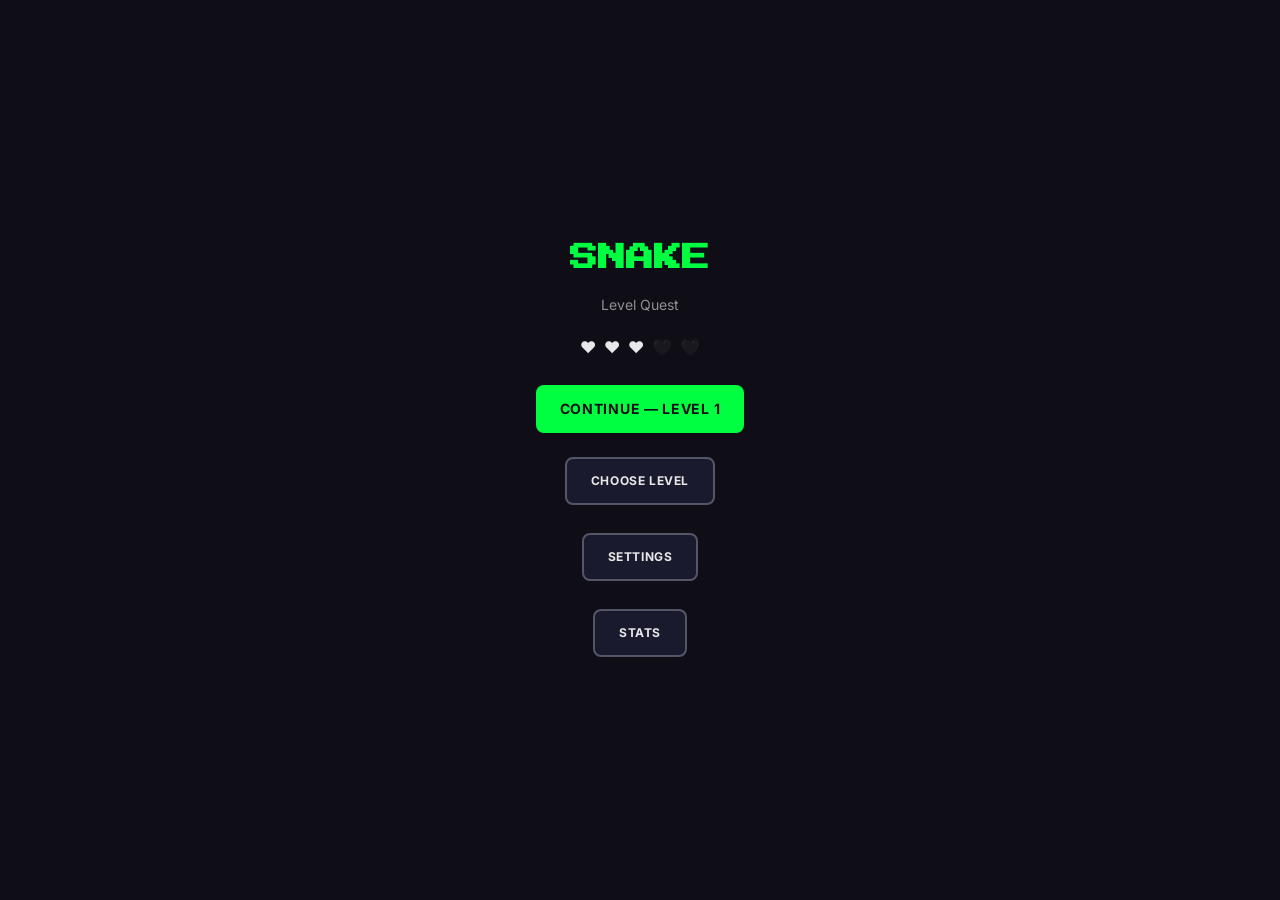
<file: index.html>
<!DOCTYPE html>
<html lang="en">
<head>
  <meta charset="UTF-8" />
  <meta http-equiv="Cache-Control" content="no-cache, no-store, must-revalidate" />
  <meta http-equiv="Pragma" content="no-cache" />
  <meta http-equiv="Expires" content="0" />
  <meta name="viewport" content="width=device-width, initial-scale=1.0, maximum-scale=1.0, user-scalable=no, viewport-fit=cover" />
  <meta name="apple-mobile-web-app-capable" content="yes" />
  <meta name="apple-mobile-web-app-status-bar-style" content="black-translucent" />
  <meta name="theme-color" content="#0f0e17" />
  <link rel="manifest" href="manifest.json" />
  <title>Snake</title>
  <link rel="preconnect" href="https://fonts.googleapis.com" />
  <link rel="preconnect" href="https://fonts.gstatic.com" crossorigin />
  <link href="https://fonts.googleapis.com/css2?family=Inter:wght@400;500;600;700&family=Press+Start+2P&display=swap" rel="stylesheet" />
  <link rel="stylesheet" href="css/style.css?v=17" />
</head>
<body>
  <div id="app">
    <canvas id="game-canvas"></canvas>
    <div id="ui-layer"></div>
  </div>
  <script type="module" src="js/main.js?v=17"></script>
</body>
</html>
</file>
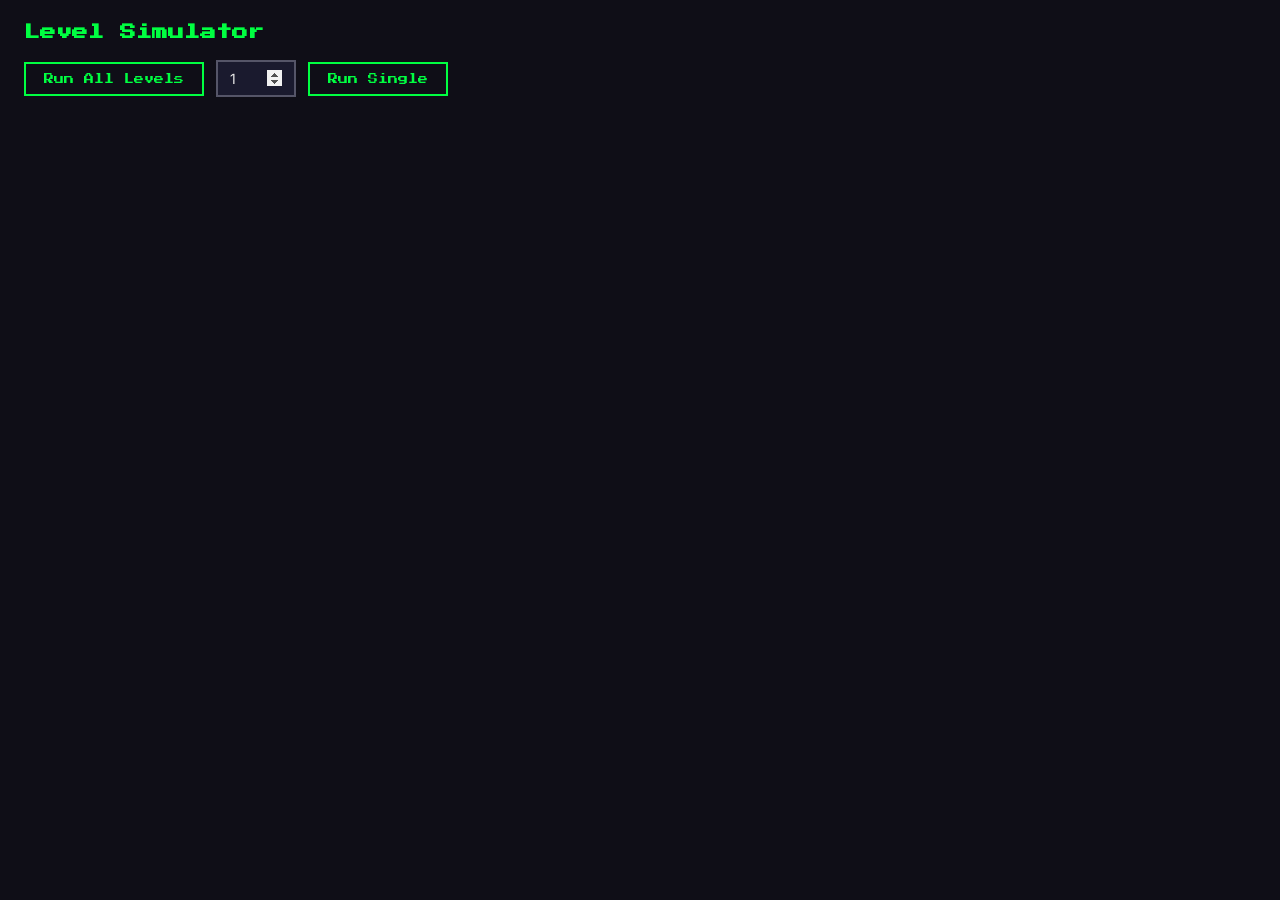
<file: test/simulator.html>
<!DOCTYPE html>
<html>
<head>
  <meta charset="UTF-8" />
  <meta name="viewport" content="width=device-width, initial-scale=1.0" />
  <title>Snake — Level Simulator</title>
  <link href="https://fonts.googleapis.com/css2?family=Press+Start+2P&family=Inter:wght@400;500;600;700&display=swap" rel="stylesheet" />
  <style>
    * { box-sizing: border-box; margin: 0; padding: 0; }
    body {
      background: #0f0e17;
      color: #e8e8e8;
      font-family: Inter, sans-serif;
      padding: 24px;
      min-height: 100vh;
    }
    h1 {
      font-family: 'Press Start 2P', monospace;
      color: #00ff41;
      font-size: 16px;
      margin-bottom: 20px;
    }
    button {
      font-family: 'Press Start 2P', monospace;
      font-size: 10px;
      padding: 10px 18px;
      border: 2px solid #00ff41;
      background: transparent;
      color: #00ff41;
      cursor: pointer;
      transition: background 0.15s, color 0.15s;
    }
    button:hover {
      background: #00ff41;
      color: #0f0e17;
    }
    button:active {
      transform: scale(0.97);
    }
    button:disabled {
      opacity: 0.4;
      cursor: not-allowed;
    }
    input[type="number"] {
      font-family: Inter, sans-serif;
      font-size: 14px;
      padding: 8px 12px;
      width: 80px;
      border: 2px solid #555568;
      background: #1a1a2e;
      color: #e8e8e8;
      outline: none;
      -moz-appearance: textfield;
    }
    input[type="number"]:focus {
      border-color: #00ff41;
    }
    input[type="number"]::-webkit-inner-spin-button,
    input[type="number"]::-webkit-outer-spin-button {
      opacity: 1;
    }
    .controls {
      display: flex;
      gap: 12px;
      margin-bottom: 20px;
      flex-wrap: wrap;
      align-items: center;
    }
    .status {
      font-size: 12px;
      color: #555568;
      margin-bottom: 16px;
      min-height: 18px;
    }
    .summary {
      display: flex;
      gap: 24px;
      margin-bottom: 16px;
      font-size: 13px;
    }
    .summary-item {
      display: flex;
      align-items: center;
      gap: 6px;
    }
    .summary-label { color: #555568; }
    .summary-value { font-weight: 700; }
    .summary-pass { color: #00ff41; }
    .summary-fail { color: #ff3333; }

    table {
      width: 100%;
      border-collapse: collapse;
      margin-top: 8px;
    }
    th, td {
      padding: 8px 12px;
      text-align: left;
      border-bottom: 1px solid #1a1a2e;
      font-size: 13px;
    }
    th {
      font-family: 'Press Start 2P', monospace;
      font-size: 9px;
      color: #555568;
      padding-bottom: 12px;
      white-space: nowrap;
    }
    td { vertical-align: middle; }
    tr:hover td { background: rgba(255,255,255,0.02); }
    .pass { color: #00ff41; font-weight: 700; }
    .fail { color: #ff3333; font-weight: 700; }
    .reason { color: #ff8800; font-size: 12px; max-width: 320px; }
    .world-badge {
      display: inline-block;
      padding: 2px 8px;
      border-radius: 3px;
      font-size: 11px;
      font-weight: 600;
    }
    .world-1 { background: #2d5a27; color: #e8e8e8; }
    .world-2 { background: #c4a35a; color: #0f0e17; }
    .world-3 { background: #7fdbda; color: #0f0e17; }
    .world-4 { background: #6b3fa0; color: #e8e8e8; }
    .world-5 { background: #9d4edd; color: #e8e8e8; }
    .mono { font-family: 'Courier New', monospace; font-size: 12px; }
  </style>
</head>
<body>
  <h1>Level Simulator</h1>

  <div class="controls">
    <button id="run-all">Run All Levels</button>
    <input id="level-id" type="number" value="1" min="1" />
    <button id="run-single">Run Single</button>
  </div>

  <div id="status" class="status"></div>
  <div id="summary" class="summary" style="display:none;"></div>
  <div id="results"></div>

  <script type="module">
    import { simulateAll, simulateLevel } from '../js/simulator.js';

    const btnAll = document.getElementById('run-all');
    const btnSingle = document.getElementById('run-single');
    const inputId = document.getElementById('level-id');
    const statusEl = document.getElementById('status');
    const summaryEl = document.getElementById('summary');
    const resultsEl = document.getElementById('results');

    function worldBadge(world) {
      return `<span class="world-badge world-${world}">W${world}</span>`;
    }

    function renderTable(rows) {
      if (rows.length === 0) {
        resultsEl.innerHTML = '<p style="color:#555568;">No results.</p>';
        return;
      }

      const passCount = rows.filter(r => r.solvable).length;
      const failCount = rows.length - passCount;

      summaryEl.style.display = 'flex';
      summaryEl.innerHTML = `
        <div class="summary-item">
          <span class="summary-label">Total:</span>
          <span class="summary-value">${rows.length}</span>
        </div>
        <div class="summary-item">
          <span class="summary-label">Pass:</span>
          <span class="summary-value summary-pass">${passCount}</span>
        </div>
        <div class="summary-item">
          <span class="summary-label">Fail:</span>
          <span class="summary-value ${failCount > 0 ? 'summary-fail' : ''}">${failCount}</span>
        </div>
      `;

      let html = `<table>
        <thead>
          <tr>
            <th>ID</th>
            <th>Name</th>
            <th>World</th>
            <th>Solvable</th>
            <th>Steps</th>
            <th>Food</th>
            <th>Final Len</th>
            <th>Reason</th>
          </tr>
        </thead>
        <tbody>`;

      for (const r of rows) {
        html += `<tr>
          <td class="mono">${r.id}</td>
          <td>${r.name || '—'}</td>
          <td>${r.world ? worldBadge(r.world) : '—'}</td>
          <td class="${r.solvable ? 'pass' : 'fail'}">${r.solvable ? '\u2713' : '\u2717'}</td>
          <td class="mono">${r.steps != null ? r.steps : '—'}</td>
          <td class="mono">${r.foodEaten != null ? r.foodEaten : '—'}</td>
          <td class="mono">${r.finalLength != null ? r.finalLength : '—'}</td>
          <td class="reason">${r.reason || ''}</td>
        </tr>`;
      }

      html += '</tbody></table>';
      resultsEl.innerHTML = html;
    }

    btnAll.addEventListener('click', () => {
      btnAll.disabled = true;
      btnSingle.disabled = true;
      statusEl.textContent = 'Running all levels...';
      summaryEl.style.display = 'none';
      resultsEl.innerHTML = '';

      // Use setTimeout to let the UI update before blocking
      setTimeout(() => {
        try {
          const results = simulateAll();
          renderTable(results);
          statusEl.textContent = `Done — ${results.length} level(s) simulated.`;
        } catch (err) {
          statusEl.textContent = `Error: ${err.message}`;
          console.error(err);
        }
        btnAll.disabled = false;
        btnSingle.disabled = false;
      }, 20);
    });

    btnSingle.addEventListener('click', () => {
      const id = parseInt(inputId.value, 10);
      if (isNaN(id) || id < 1) {
        statusEl.textContent = 'Enter a valid level ID.';
        return;
      }

      btnAll.disabled = true;
      btnSingle.disabled = true;
      statusEl.textContent = `Running level ${id}...`;
      summaryEl.style.display = 'none';
      resultsEl.innerHTML = '';

      setTimeout(() => {
        try {
          const result = simulateLevel(id);
          renderTable([{ id, ...result }]);
          statusEl.textContent = `Done — level ${id} ${result.solvable ? 'is solvable' : 'is NOT solvable'}.`;
        } catch (err) {
          statusEl.textContent = `Error: ${err.message}`;
          console.error(err);
        }
        btnAll.disabled = false;
        btnSingle.disabled = false;
      }, 20);
    });

    // Allow Enter key in the input to trigger single run
    inputId.addEventListener('keydown', (e) => {
      if (e.key === 'Enter') btnSingle.click();
    });
  </script>
</body>
</html>
</file>
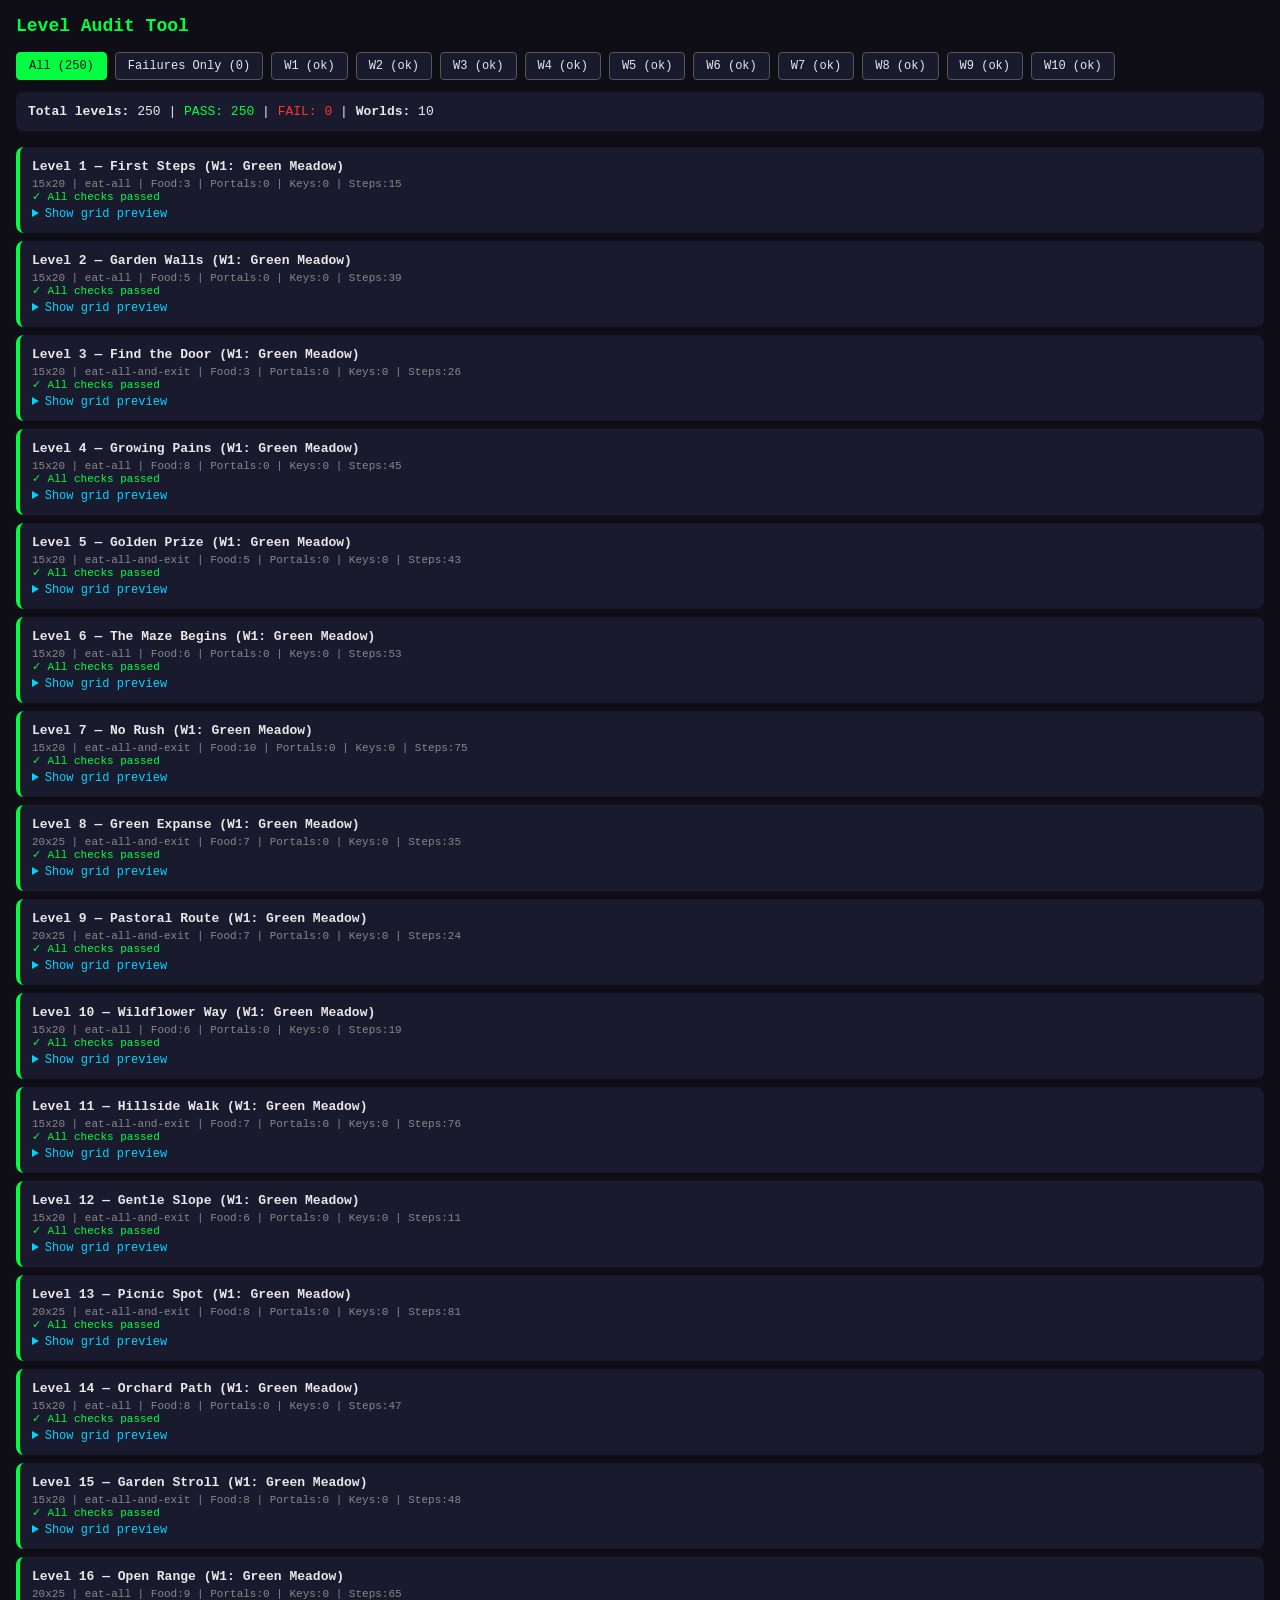
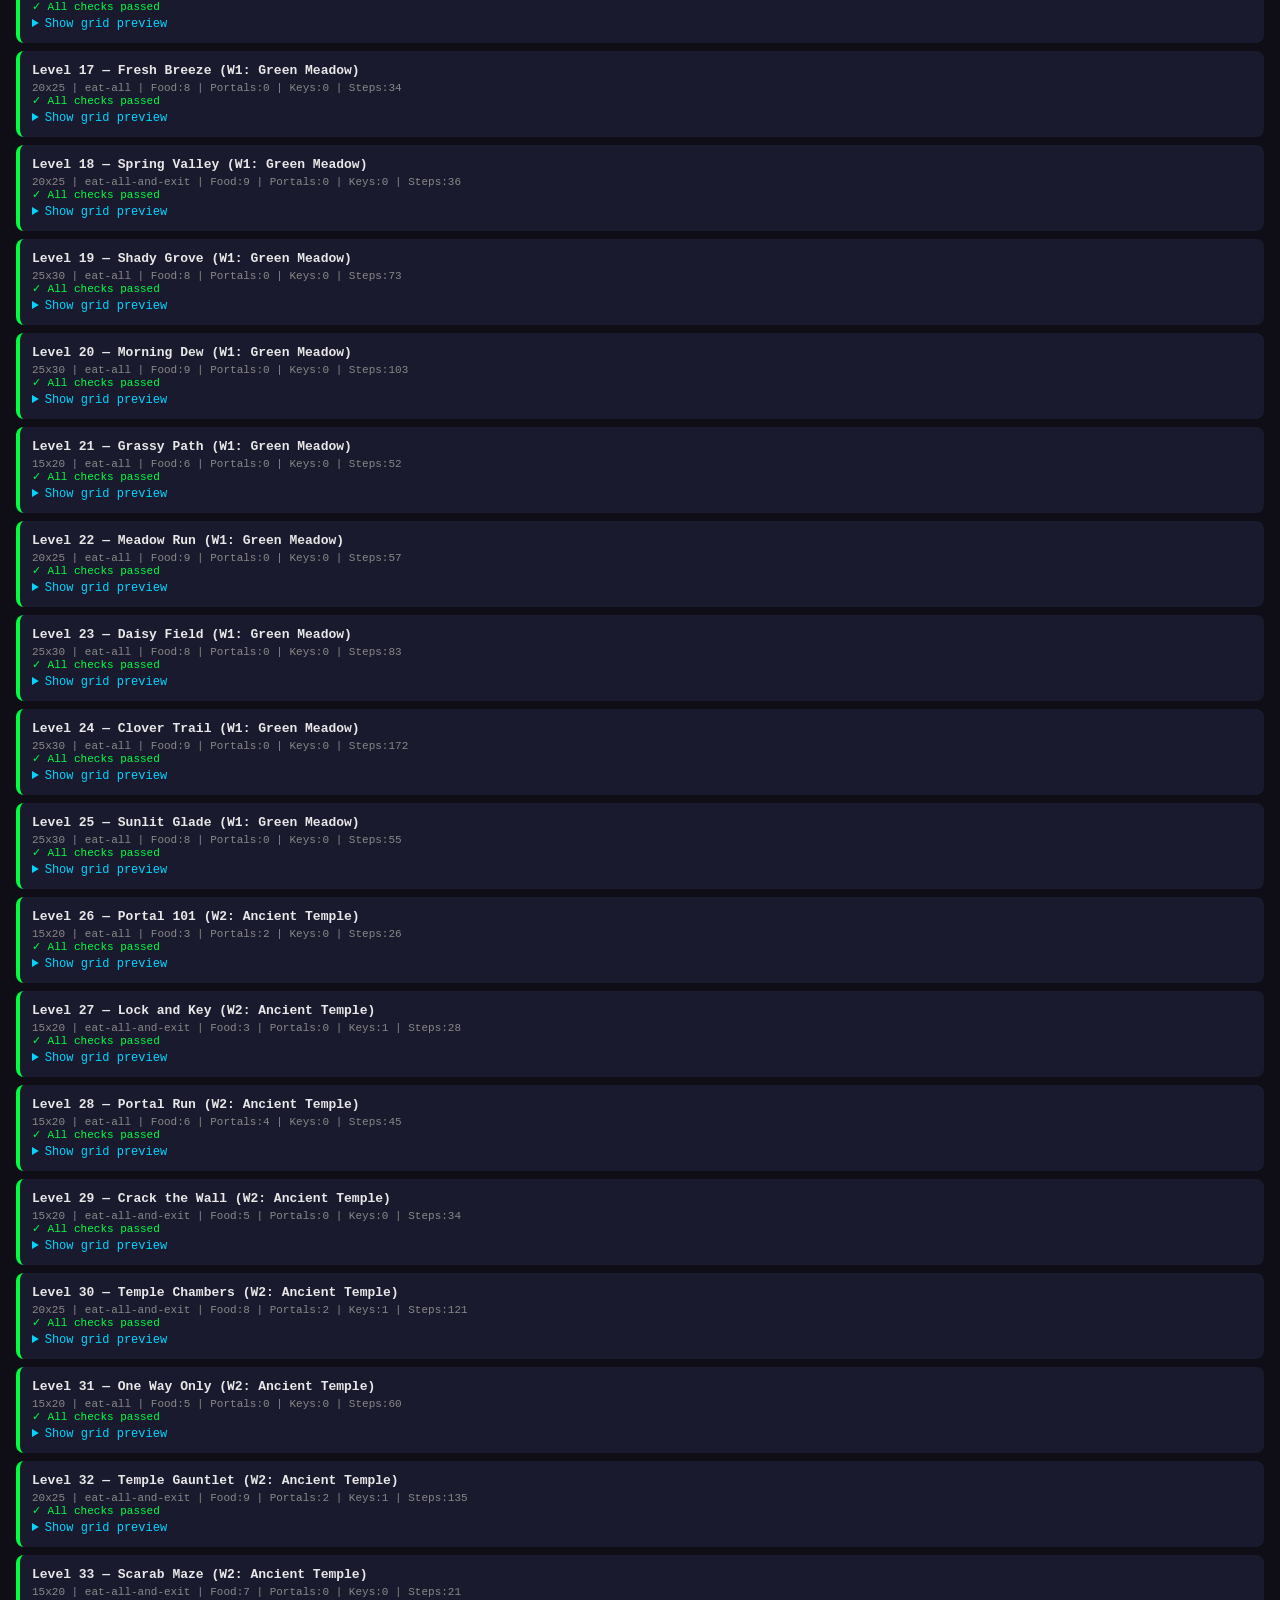
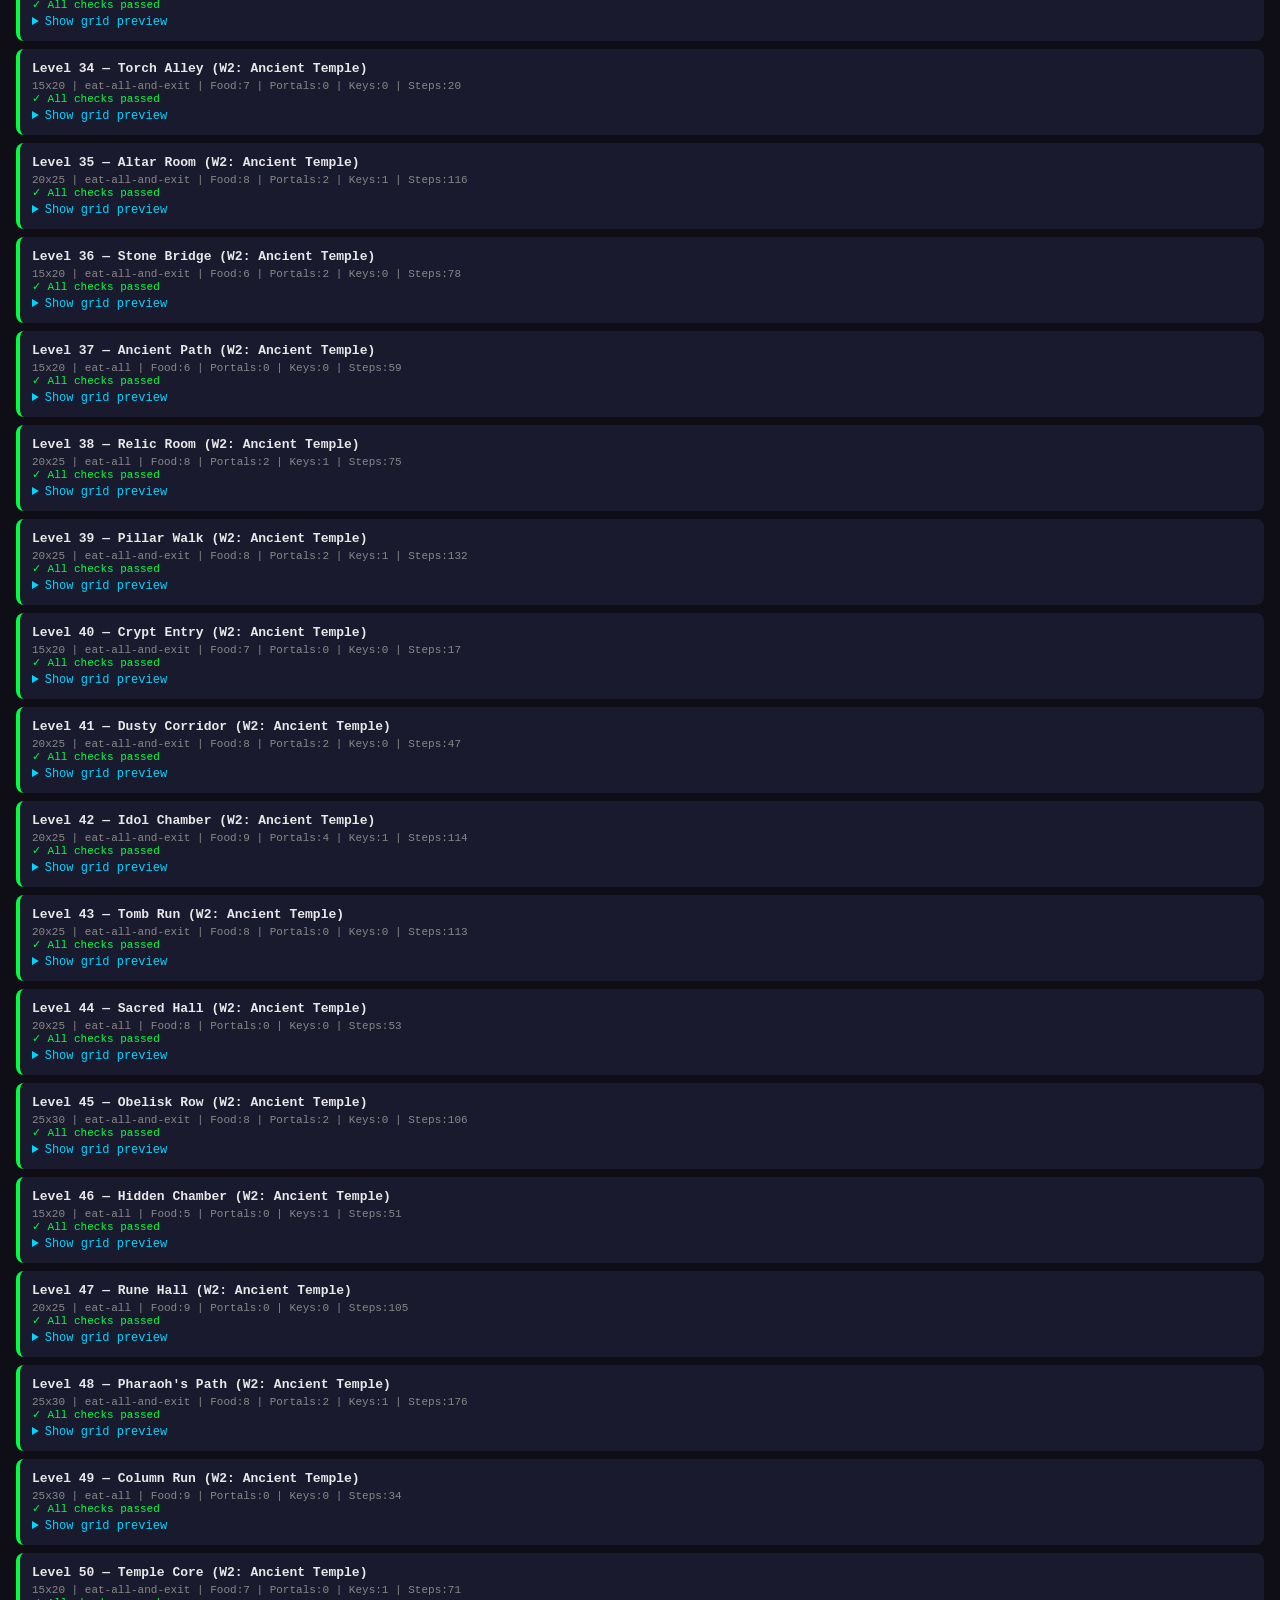
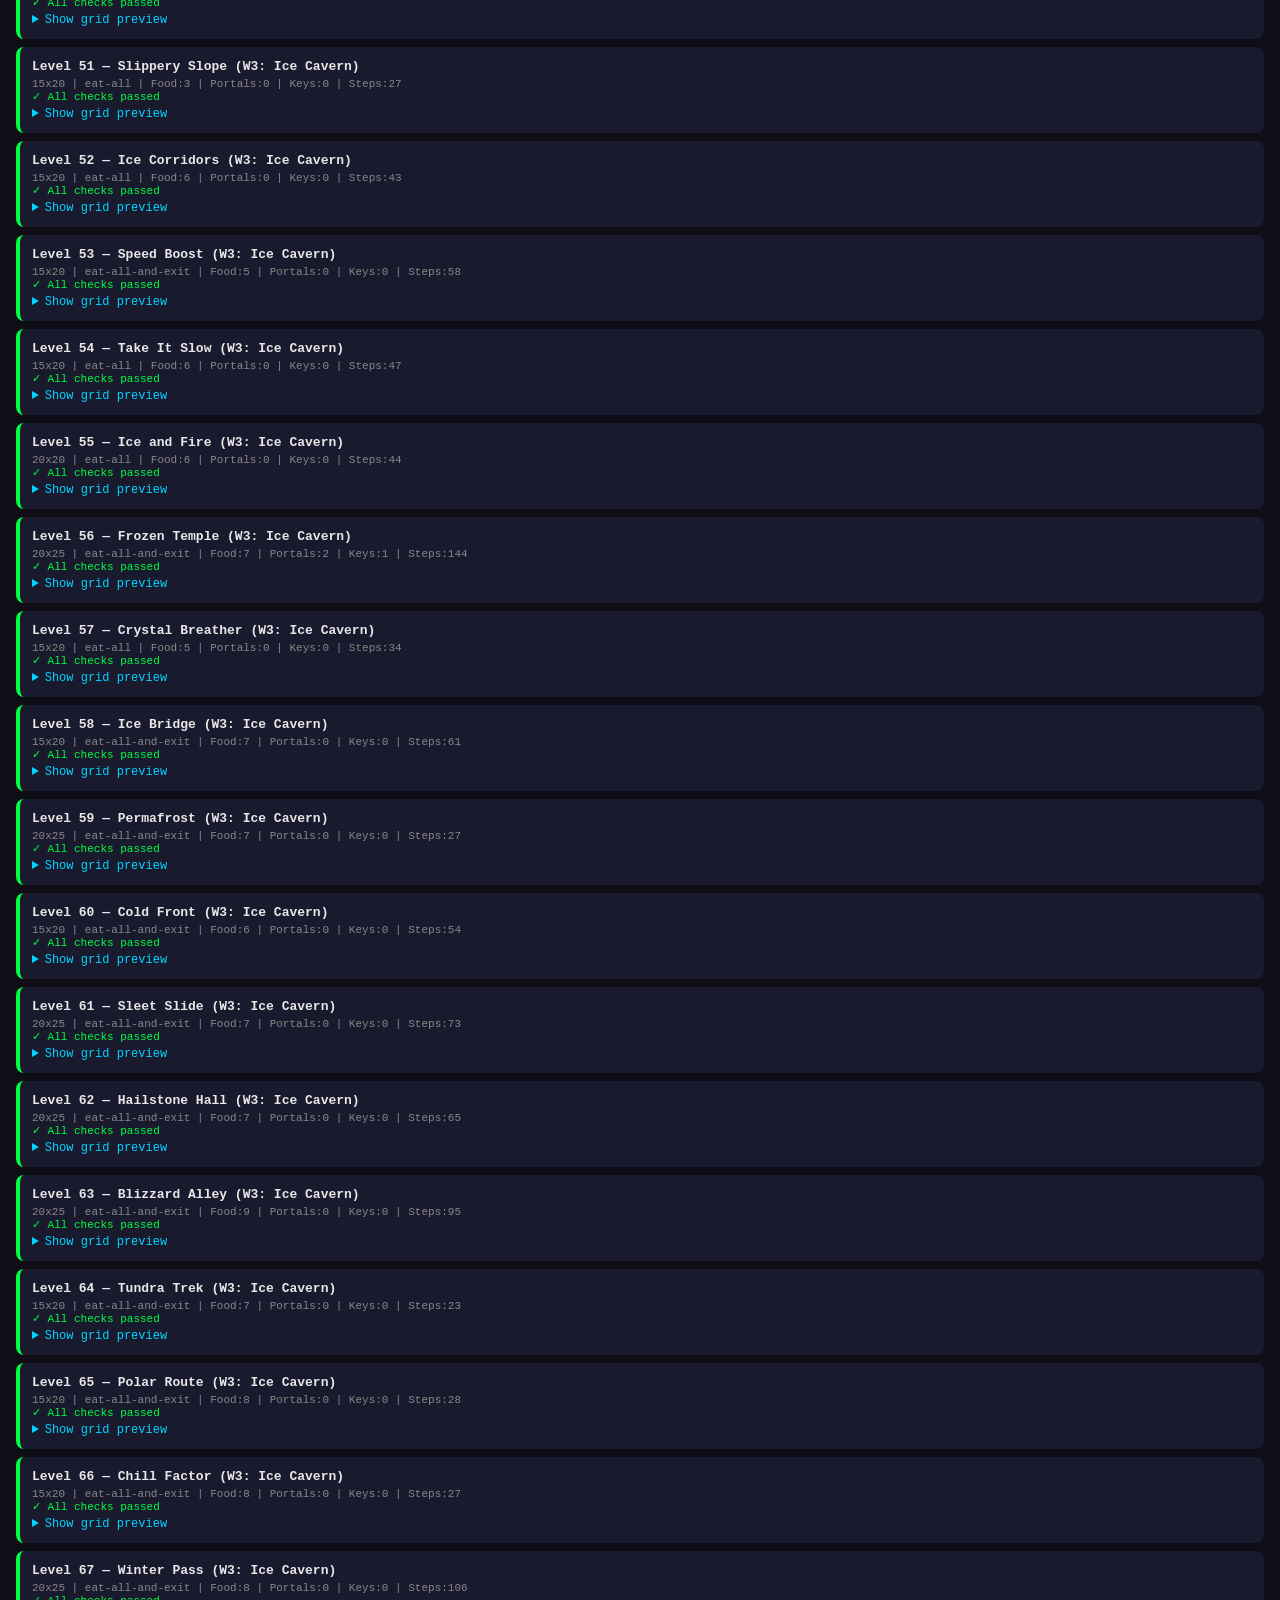
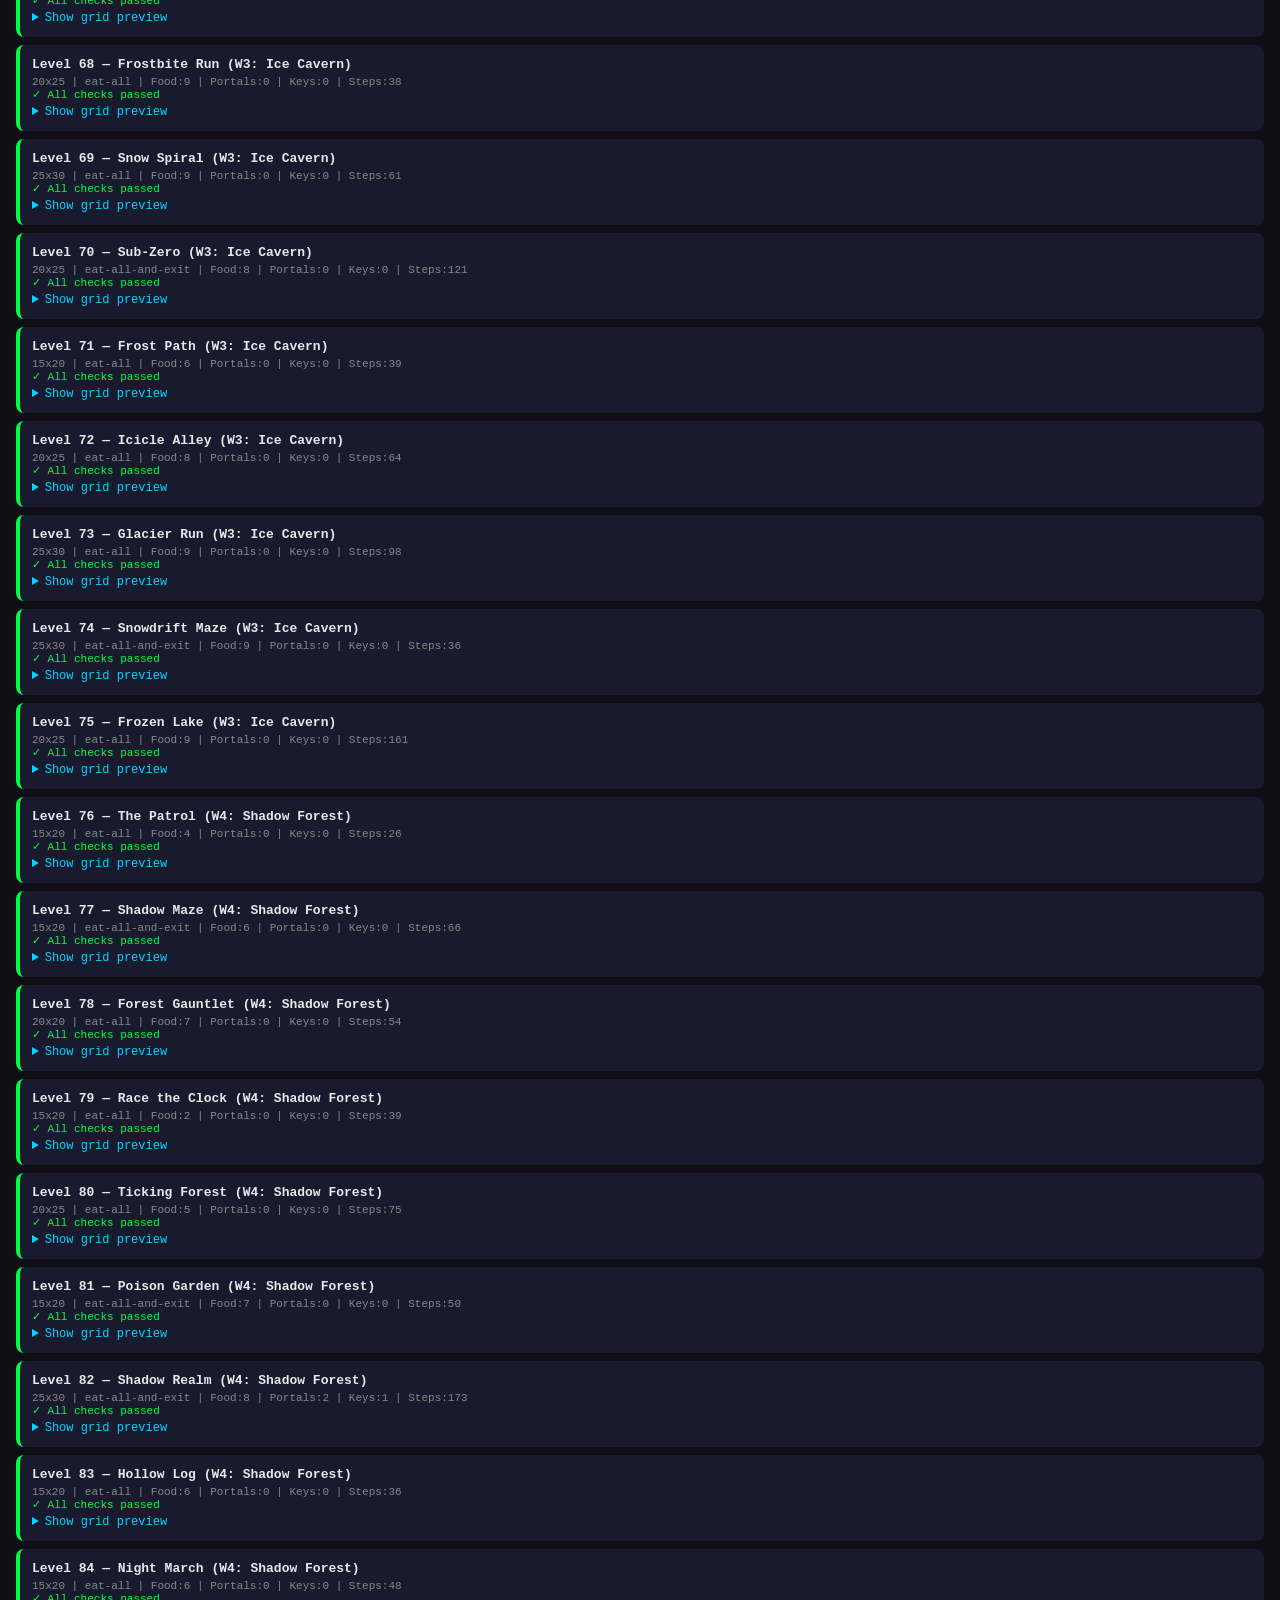
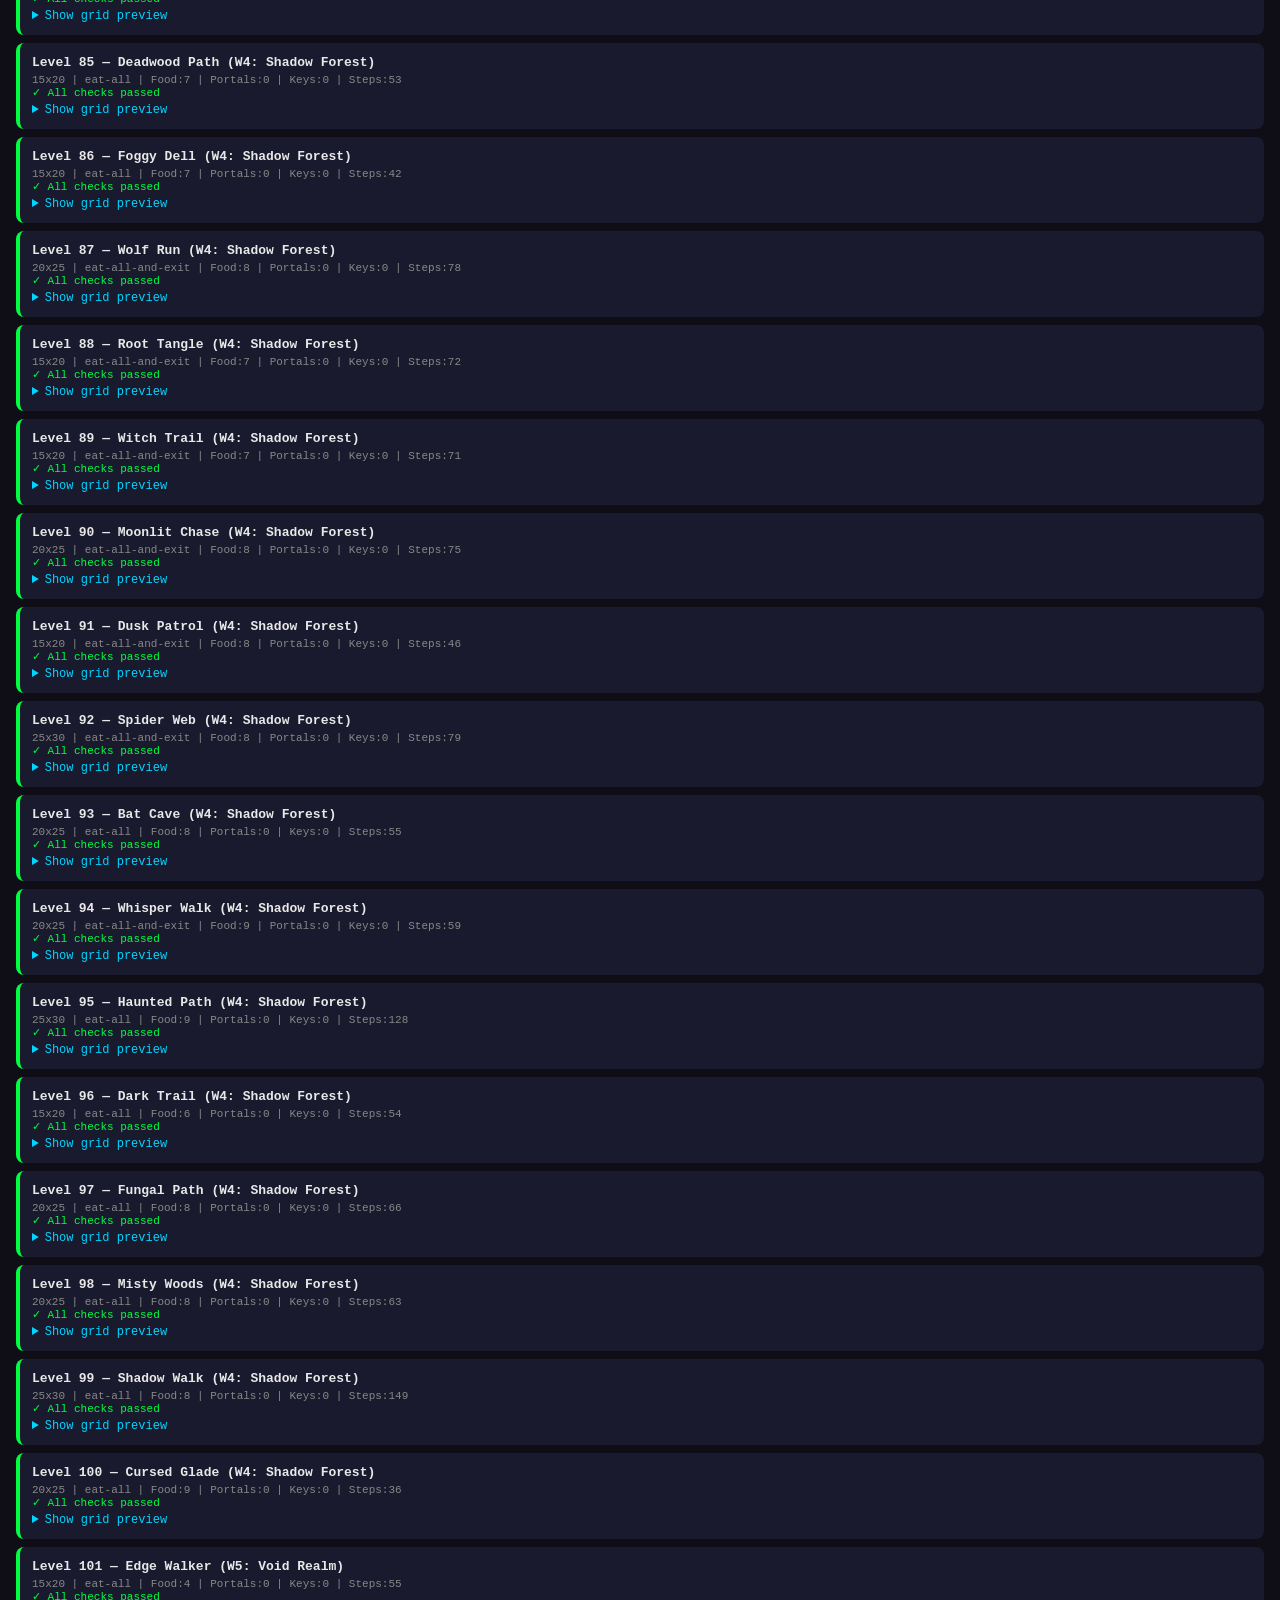
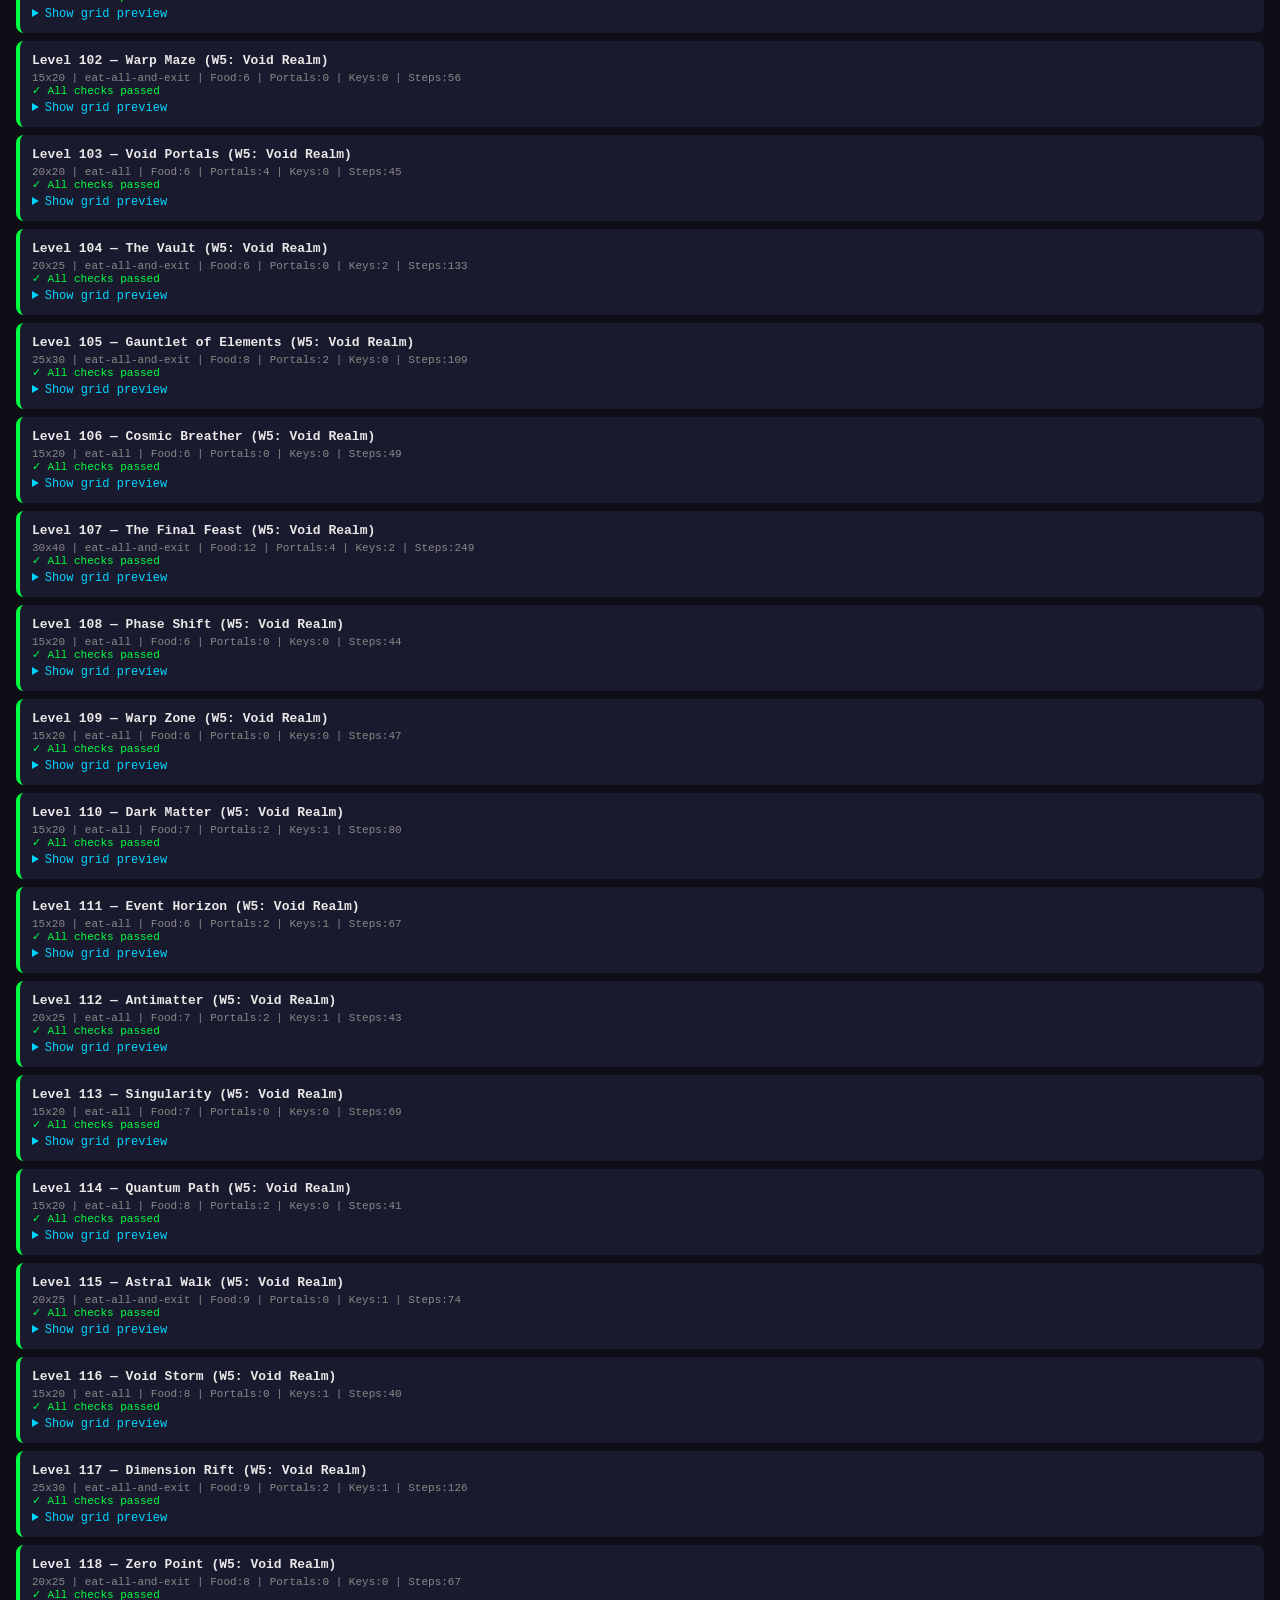
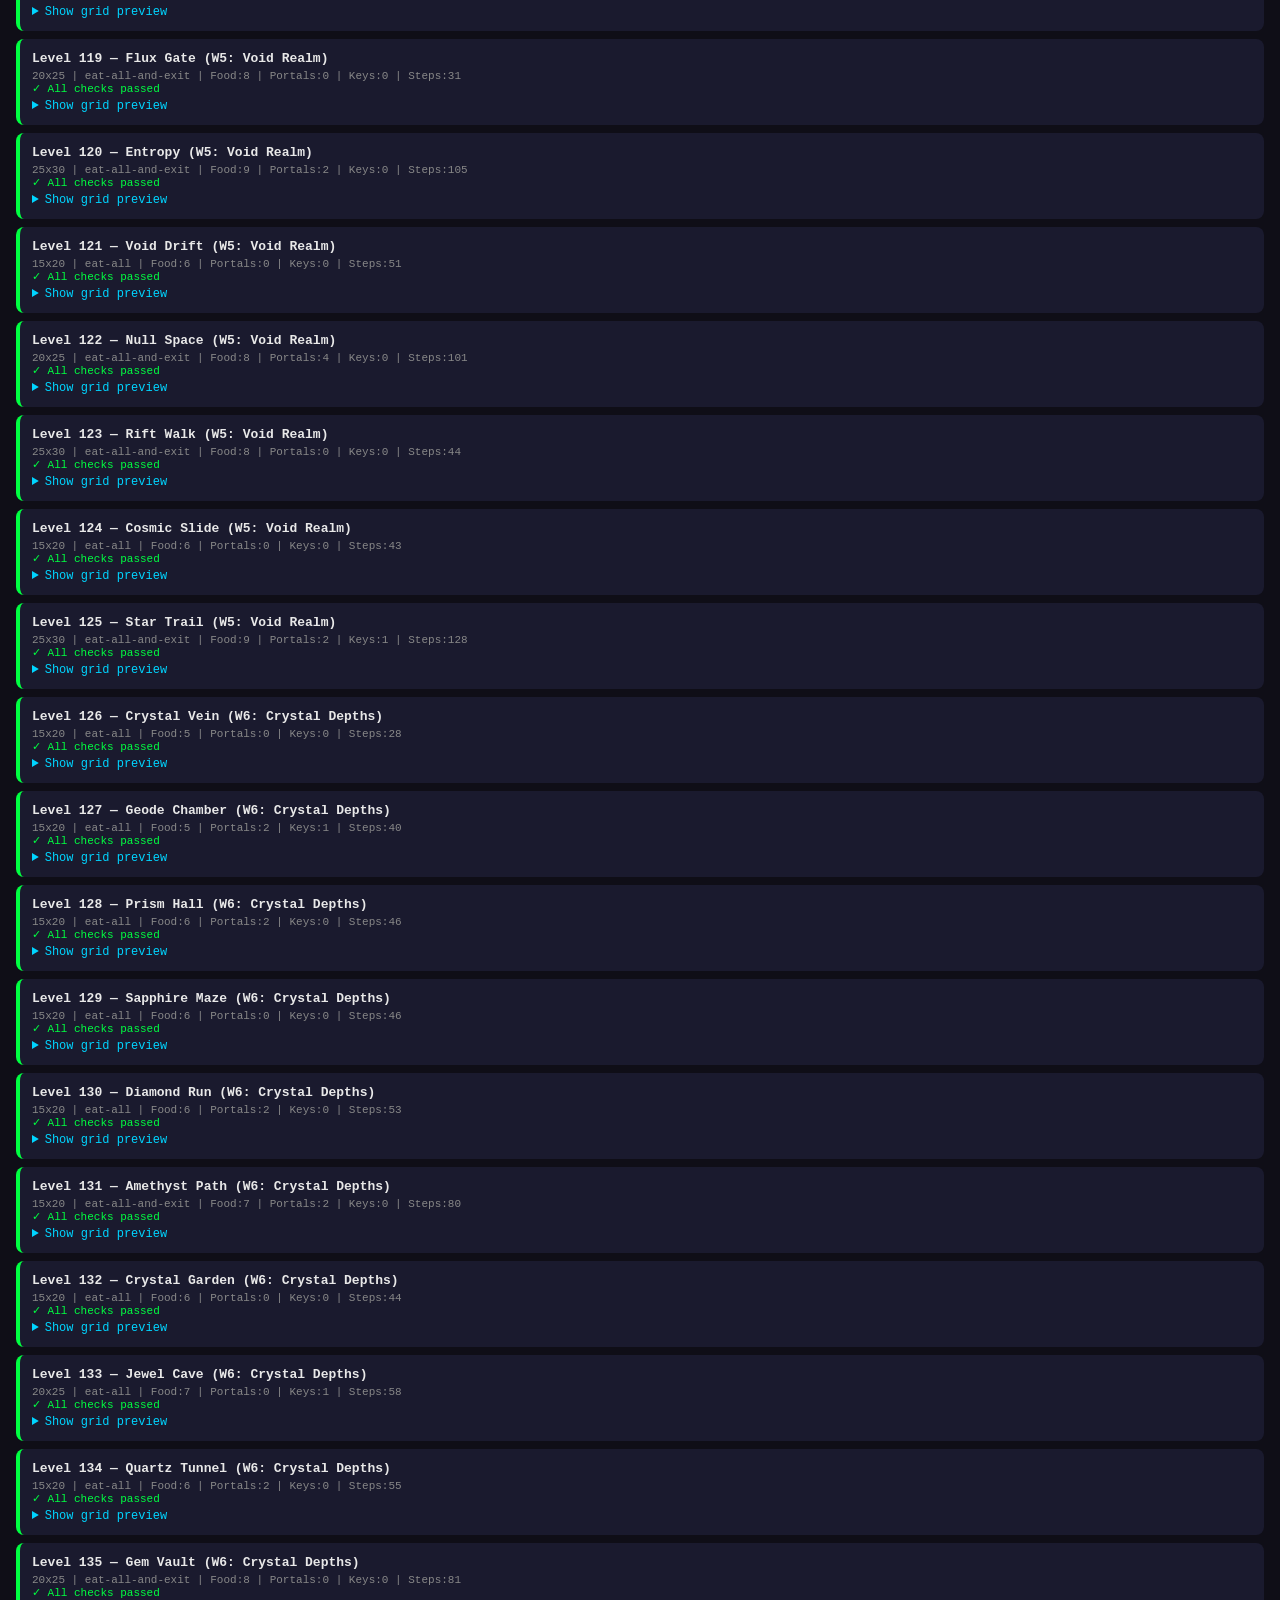
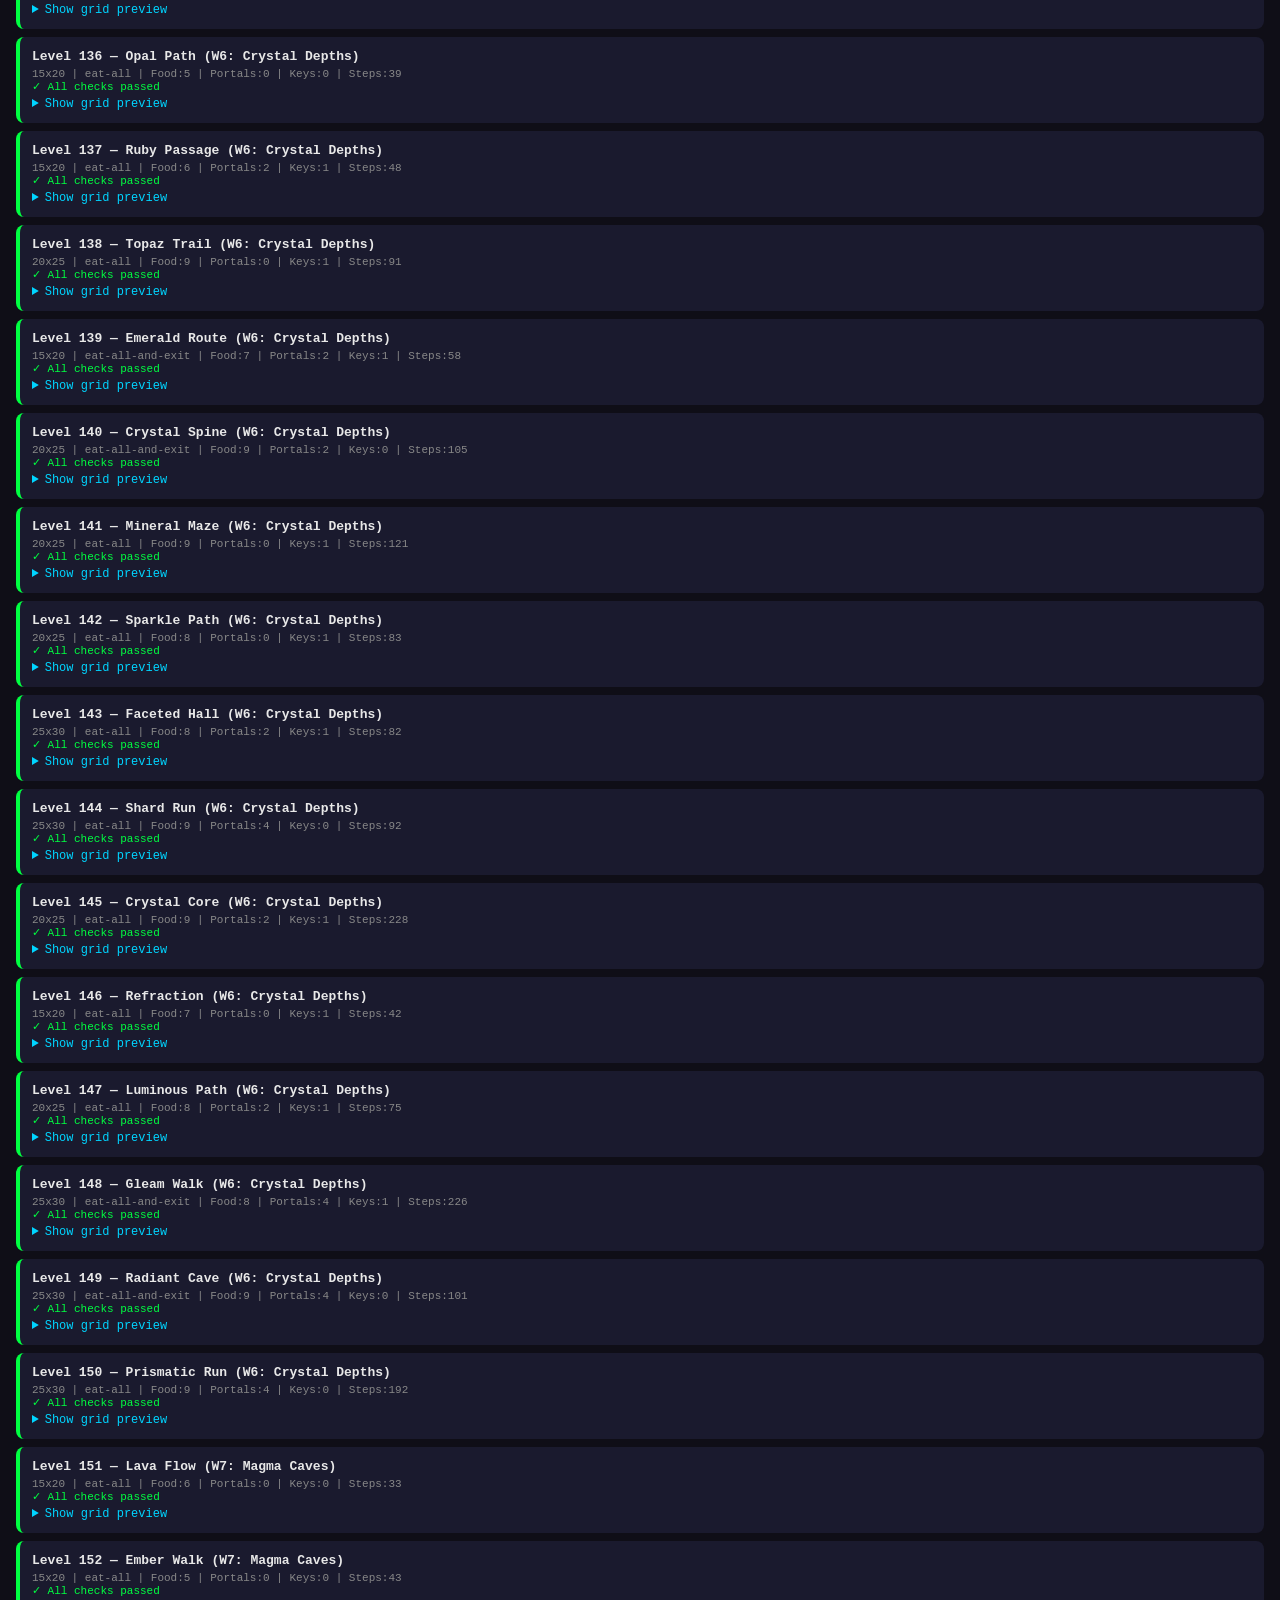
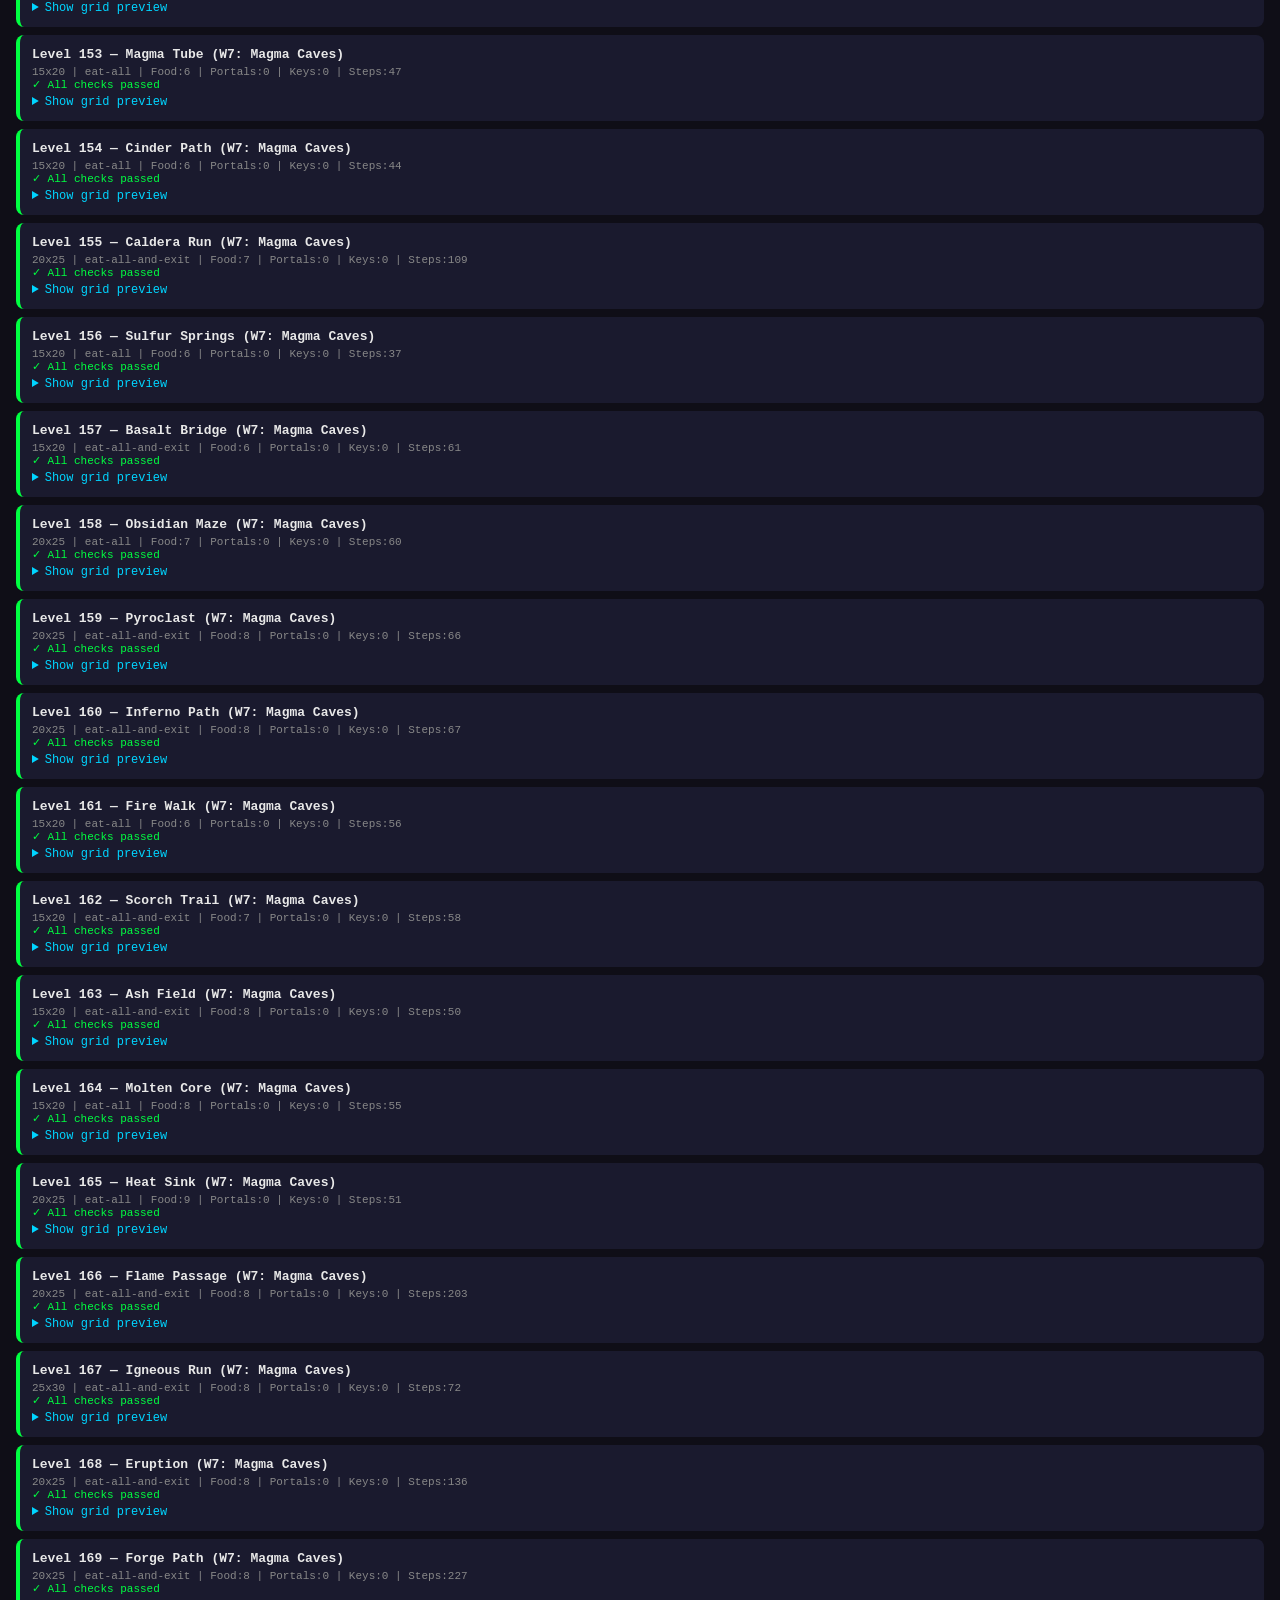
<file: tools/audit.html>
<!DOCTYPE html>
<html lang="en">
<head>
  <meta charset="UTF-8">
  <title>Snake Game — Level Audit Tool</title>
  <style>
    * { box-sizing: border-box; margin: 0; padding: 0; }
    body { background: #0f0e17; color: #e8e8e8; font-family: monospace; padding: 16px; }
    h1 { color: #00ff41; margin-bottom: 16px; font-size: 18px; }
    .summary { background: #1a1a2e; padding: 12px; border-radius: 8px; margin-bottom: 16px; }
    .summary .pass { color: #00ff41; }
    .summary .fail { color: #ff3333; }
    .level-card { background: #1a1a2e; border-radius: 8px; padding: 12px; margin-bottom: 8px; border-left: 4px solid #555; }
    .level-card.pass { border-left-color: #00ff41; }
    .level-card.fail { border-left-color: #ff3333; }
    .level-card h3 { font-size: 13px; margin-bottom: 4px; }
    .level-card .issues { color: #ff3333; font-size: 12px; }
    .level-card .stats { color: #888; font-size: 11px; }
    .grid-preview { display: inline-block; margin-top: 8px; image-rendering: pixelated; border: 1px solid #333; }
    details { cursor: pointer; }
    details summary { font-size: 12px; color: #00d4ff; margin-top: 4px; }
    .filter-bar { margin-bottom: 12px; display: flex; gap: 8px; flex-wrap: wrap; }
    .filter-bar button { background: #1a1a2e; border: 1px solid #555; color: #e8e8e8; padding: 6px 12px; border-radius: 4px; cursor: pointer; font-family: monospace; font-size: 12px; }
    .filter-bar button.active { background: #00ff41; color: #0f0e17; border-color: #00ff41; }
    #progress { color: #ffc800; margin-bottom: 12px; }
  </style>
</head>
<body>
  <h1>Level Audit Tool</h1>
  <div id="progress">Loading...</div>
  <div class="filter-bar" id="filters"></div>
  <div class="summary" id="summary"></div>
  <div id="results"></div>

  <script type="module">
    import { ELEM } from '../js/config.js';
    import { LEVELS, loadLevel } from '../js/levels.js';
    import { getTile, findTiles, gridWidth, gridHeight } from '../js/grid.js';
    import { simulateAll } from '../js/simulator.js';

    const progress = document.getElementById('progress');
    const summary = document.getElementById('summary');
    const results = document.getElementById('results');
    const filters = document.getElementById('filters');

    // Element type names for display
    const ELEM_NAMES = {};
    for (const [k, v] of Object.entries(ELEM)) ELEM_NAMES[v] = k;

    // Colors for grid preview
    const TILE_COLORS = {
      [ELEM.EMPTY]: '#141425',
      [ELEM.WALL]: '#555568',
      [ELEM.FOOD]: '#ff3333',
      [ELEM.GOLDEN_FOOD]: '#ffc800',
      [ELEM.EXIT]: '#00ff41',
      [ELEM.PORTAL]: '#00d4ff',
      [ELEM.KEY]: '#ff8800',
      [ELEM.GATE]: '#cc4444',
      [ELEM.BREAKABLE]: '#887766',
      [ELEM.ONE_WAY]: '#44aa44',
      [ELEM.ICE]: '#7fdbda',
      [ELEM.SPEED_PAD]: '#ff8800',
      [ELEM.SLOW_PAD]: '#4488ff',
      [ELEM.POISON]: '#9933ff',
      [ELEM.MOVING_OBS]: '#ff3333',
      [ELEM.TIMED_FOOD]: '#ffaa00',
      [ELEM.HEART]: '#ff6688',
    };

    function renderGrid(grid, snakeStart, scale = 3) {
      const w = gridWidth(grid), h = gridHeight(grid);
      const canvas = document.createElement('canvas');
      canvas.width = w * scale;
      canvas.height = h * scale;
      canvas.className = 'grid-preview';
      const ctx = canvas.getContext('2d');

      for (let y = 0; y < h; y++) {
        for (let x = 0; x < w; x++) {
          const tile = getTile(grid, x, y);
          ctx.fillStyle = TILE_COLORS[tile?.type] || '#141425';
          ctx.fillRect(x * scale, y * scale, scale, scale);
        }
      }

      // Draw snake spawn
      const sx = snakeStart.x, sy = snakeStart.y;
      ctx.fillStyle = '#00ff41';
      ctx.fillRect(sx * scale, sy * scale, scale, scale);
      // Draw spawn direction arrow
      const dv = { UP: [0, -1], DOWN: [0, 1], LEFT: [-1, 0], RIGHT: [1, 0] }[snakeStart.dir] || [1, 0];
      ctx.fillStyle = '#ffffff';
      ctx.fillRect((sx + dv[0]) * scale, (sy + dv[1]) * scale, scale, scale);

      return canvas;
    }

    // ---- Audit checks ----

    function auditSpawn(level, data) {
      const issues = [];
      const g = data.grid;
      const { x: sx, y: sy, dir, length } = data.snakeStart;

      // Head on empty
      const headTile = getTile(g, sx, sy);
      if (!headTile || headTile.type !== ELEM.EMPTY) {
        issues.push(`HEAD at (${sx},${sy}) is ${ELEM_NAMES[headTile?.type] || 'OOB'}`);
      }

      // Body segments
      const dv = { UP: [0, 1], DOWN: [0, -1], LEFT: [1, 0], RIGHT: [-1, 0] }[dir] || [-1, 0];
      for (let i = 1; i < length; i++) {
        const bx = sx + dv[0] * i, by = sy + dv[1] * i;
        const bt = getTile(g, bx, by);
        if (!bt || (bt.type !== ELEM.EMPTY && bt.type !== ELEM.FOOD)) {
          issues.push(`BODY[${i}] at (${bx},${by}) is ${ELEM_NAMES[bt?.type] || 'OOB'}`);
        }
      }

      // Runway ahead (2+ tiles)
      const fv = { UP: [0, -1], DOWN: [0, 1], LEFT: [-1, 0], RIGHT: [1, 0] }[dir] || [1, 0];
      for (let i = 1; i <= 2; i++) {
        const fx = sx + fv[0] * i, fy = sy + fv[1] * i;
        const ft = getTile(g, fx, fy);
        if (!ft || ft.type === ELEM.WALL || ft.type === ELEM.GATE || ft.type === ELEM.MOVING_OBS) {
          issues.push(`DEADLY ${i} tile(s) ahead at (${fx},${fy})`);
        }
      }

      return issues;
    }

    function auditPortals(level, data) {
      const issues = [];
      const g = data.grid;
      const portals = findTiles(g, ELEM.PORTAL);
      const deadlyTypes = [ELEM.WALL, ELEM.GATE, ELEM.MOVING_OBS];

      for (const portal of portals) {
        if (!portal.data?.exitDir) {
          issues.push(`Portal at (${portal.x},${portal.y}) has no exitDir`);
          continue;
        }
        if (!portal.data?.pairId) {
          issues.push(`Portal at (${portal.x},${portal.y}) has no pairId`);
          continue;
        }

        // Check pair exists
        const pair = portals.find(p => p.data?.pairId === portal.data.pairId && (p.x !== portal.x || p.y !== portal.y));
        if (!pair) {
          issues.push(`Portal at (${portal.x},${portal.y}) has no pair (pairId=${portal.data.pairId})`);
        }

        // Runway check (4+ tiles)
        const dv = { UP: [0, -1], DOWN: [0, 1], LEFT: [-1, 0], RIGHT: [1, 0] }[portal.data.exitDir];
        let runway = 0;
        for (let i = 1; i <= 8; i++) {
          const t = getTile(g, portal.x + dv[0] * i, portal.y + dv[1] * i);
          if (!t || deadlyTypes.includes(t.type)) break;
          runway++;
        }
        if (runway < 4) {
          issues.push(`Portal at (${portal.x},${portal.y}) exit ${portal.data.exitDir} runway=${runway} (need 4+)`);
        }
      }

      return issues;
    }

    function auditGates(level, data) {
      const issues = [];
      const g = data.grid;
      const gates = findTiles(g, ELEM.GATE);
      const keys = findTiles(g, ELEM.KEY);

      for (const gate of gates) {
        if (!gate.data?.color) {
          issues.push(`Gate at (${gate.x},${gate.y}) has no color`);
          continue;
        }
        // Check matching key exists
        const hasKey = keys.some(k => k.data?.color === gate.data.color);
        if (!hasKey) {
          issues.push(`Gate at (${gate.x},${gate.y}) color=${gate.data.color} has no matching key`);
        }

        // Check gate not adjacent to boundary wall with no space beyond
        const w = gridWidth(g), h = gridHeight(g);
        const nearBoundary = gate.x <= 1 || gate.x >= w - 2 || gate.y <= 1 || gate.y >= h - 2;
        if (nearBoundary) {
          issues.push(`Gate at (${gate.x},${gate.y}) too close to boundary`);
        }
      }

      return issues;
    }

    function auditElements(level, data) {
      const issues = [];
      const g = data.grid;

      // Check food exists if goal requires it
      if (level.goal.type === 'eat-all' || level.goal.type === 'eat-all-and-exit') {
        const food = findTiles(g, ELEM.FOOD).length + findTiles(g, ELEM.GOLDEN_FOOD).length + findTiles(g, ELEM.TIMED_FOOD).length;
        if (food === 0) issues.push('No food in eat-all level');
      }

      // Check exit exists if goal requires it
      if (level.goal.type === 'reach-exit' || level.goal.type === 'eat-all-and-exit') {
        const exits = findTiles(g, ELEM.EXIT).length;
        if (exits === 0) issues.push('No exit in exit-required level');
      }

      return issues;
    }

    // ---- Run all audits ----

    progress.textContent = 'Running simulator...';
    const simResults = simulateAll();

    progress.textContent = 'Auditing levels...';
    const allResults = [];
    let passCount = 0;
    let failCount = 0;

    for (const level of LEVELS) {
      const audit = { id: level.id, name: level.name, world: level.world, worldName: level.worldName, issues: [], stats: {} };

      try {
        const data = loadLevel(level.id);
        const g = data.grid;

        // Run all checks
        audit.issues.push(...auditSpawn(level, data).map(i => `[SPAWN] ${i}`));
        audit.issues.push(...auditPortals(level, data).map(i => `[PORTAL] ${i}`));
        audit.issues.push(...auditGates(level, data).map(i => `[GATE] ${i}`));
        audit.issues.push(...auditElements(level, data).map(i => `[ELEM] ${i}`));

        // Solvability
        const sim = simResults.find(r => r.id === level.id);
        if (sim && !sim.solvable) {
          audit.issues.push(`[SOLVE] ${sim.reason}`);
        }
        audit.stats = {
          size: `${level.width}x${level.height}`,
          goal: level.goal.type,
          food: findTiles(g, ELEM.FOOD).length + findTiles(g, ELEM.GOLDEN_FOOD).length,
          portals: findTiles(g, ELEM.PORTAL).length,
          keys: findTiles(g, ELEM.KEY).length,
          walls: findTiles(g, ELEM.WALL).length,
          steps: sim?.steps || '?',
        };
        audit.grid = data.grid;
        audit.snakeStart = data.snakeStart;
      } catch (e) {
        audit.issues.push(`[ERROR] ${e.message}`);
      }

      if (audit.issues.length === 0) passCount++;
      else failCount++;
      allResults.push(audit);
    }

    // ---- Render ----

    progress.textContent = '';

    summary.innerHTML = `
      <strong>Total levels:</strong> ${LEVELS.length} |
      <span class="pass">PASS: ${passCount}</span> |
      <span class="fail">FAIL: ${failCount}</span> |
      <strong>Worlds:</strong> ${[...new Set(LEVELS.map(l => l.world))].length}
    `;

    // Filters
    const filterStates = { all: true, fail: false };
    const worlds = [...new Set(LEVELS.map(l => l.world))];

    function renderResults(filter) {
      results.innerHTML = '';
      for (const audit of allResults) {
        if (filter === 'fail' && audit.issues.length === 0) continue;
        const card = document.createElement('div');
        card.className = `level-card ${audit.issues.length === 0 ? 'pass' : 'fail'}`;
        card.innerHTML = `
          <h3>Level ${audit.id} — ${audit.name} (W${audit.world}: ${audit.worldName})</h3>
          <div class="stats">${audit.stats.size} | ${audit.stats.goal} | Food:${audit.stats.food} | Portals:${audit.stats.portals} | Keys:${audit.stats.keys} | Steps:${audit.stats.steps}</div>
          ${audit.issues.length > 0 ? `<div class="issues">${audit.issues.map(i => `<div>• ${i}</div>`).join('')}</div>` : '<div style="color:#00ff41;font-size:11px;">✓ All checks passed</div>'}
        `;
        if (audit.grid) {
          const details = document.createElement('details');
          details.innerHTML = '<summary>Show grid preview</summary>';
          details.appendChild(renderGrid(audit.grid, audit.snakeStart, Math.min(4, Math.floor(300 / Math.max(gridWidth(audit.grid), gridHeight(audit.grid))))));
          card.appendChild(details);
        }
        results.appendChild(card);
      }
    }

    // Filter buttons
    ['All', 'Failures Only'].forEach((label, i) => {
      const btn = document.createElement('button');
      btn.textContent = `${label} (${i === 0 ? LEVELS.length : failCount})`;
      btn.className = i === 0 ? 'active' : '';
      btn.onclick = () => {
        filters.querySelectorAll('button').forEach(b => b.classList.remove('active'));
        btn.classList.add('active');
        renderResults(i === 0 ? 'all' : 'fail');
      };
      filters.appendChild(btn);
    });

    // World filter buttons
    for (const w of worlds) {
      const worldLevels = allResults.filter(a => a.world === w);
      const worldFails = worldLevels.filter(a => a.issues.length > 0).length;
      const btn = document.createElement('button');
      btn.textContent = `W${w} (${worldFails > 0 ? worldFails + ' fail' : 'ok'})`;
      btn.onclick = () => {
        filters.querySelectorAll('button').forEach(b => b.classList.remove('active'));
        btn.classList.add('active');
        results.innerHTML = '';
        for (const audit of worldLevels) {
          const card = document.createElement('div');
          card.className = `level-card ${audit.issues.length === 0 ? 'pass' : 'fail'}`;
          card.innerHTML = `
            <h3>Level ${audit.id} — ${audit.name}</h3>
            <div class="stats">${audit.stats.size} | ${audit.stats.goal} | Food:${audit.stats.food} | Steps:${audit.stats.steps}</div>
            ${audit.issues.length > 0 ? `<div class="issues">${audit.issues.map(i => `<div>• ${i}</div>`).join('')}</div>` : '<div style="color:#00ff41;font-size:11px;">✓ All checks passed</div>'}
          `;
          if (audit.grid) {
            const details = document.createElement('details');
            details.innerHTML = '<summary>Show grid preview</summary>';
            details.appendChild(renderGrid(audit.grid, audit.snakeStart, Math.min(4, Math.floor(300 / Math.max(gridWidth(audit.grid), gridHeight(audit.grid))))));
            card.appendChild(details);
          }
          results.appendChild(card);
        }
      };
      filters.appendChild(btn);
    }

    renderResults('all');
    console.log('Audit complete:', { total: LEVELS.length, pass: passCount, fail: failCount });
  </script>
</body>
</html>
</file>
<file: css/style.css>
/* ===== Reset & Base ===== */
*,
*::before,
*::after {
  box-sizing: border-box;
  margin: 0;
  padding: 0;
}

html,
body {
  height: 100dvh;
  height: 100%;  /* fallback for older browsers */
  overflow: hidden;
  background-color: #0f0e17;
  color: #e8e8e8;
  font-family: 'Inter', system-ui, sans-serif;
  -webkit-tap-highlight-color: transparent;
  -webkit-touch-callout: none;
  user-select: none;
  touch-action: none;
  -webkit-user-select: none;
  overscroll-behavior: none;
}

@supports (height: 100dvh) {
  html, body { height: 100dvh; }
}

/* ===== App Container ===== */
#app {
  position: relative;
  width: 100%;
  height: 100%;
}

/* ===== Canvas ===== */
#game-canvas {
  display: block;
  position: absolute;
  top: 0;
  left: 0;
  image-rendering: pixelated;
  image-rendering: crisp-edges;
  touch-action: none;
}

/* ===== UI Layer ===== */
#ui-layer {
  position: absolute;
  inset: 0;
  z-index: 10;
  pointer-events: none;
}

#ui-layer > * {
  pointer-events: auto;
}

/* ===== Font Classes ===== */
.font-pixel {
  font-family: 'Press Start 2P', monospace;
}

.font-ui {
  font-family: 'Inter', system-ui, sans-serif;
}

/* ===== Buttons ===== */
.btn {
  font-family: 'Inter', system-ui, sans-serif;
  font-weight: 700;
  font-size: 14px;
  text-transform: uppercase;
  letter-spacing: 0.05em;
  border-radius: 8px;
  padding: 14px 24px;
  border: none;
  cursor: pointer;
  touch-action: manipulation;
  min-height: 48px;
  transition: transform 0.1s ease;
  outline: none;
}

.btn:active {
  transform: scale(0.95);
}

.btn-primary {
  background-color: #00ff41;
  color: #0f0e17;
}

.btn-secondary {
  background-color: #1a1a2e;
  color: #e8e8e8;
  border: 2px solid #555568;
}

.btn-danger {
  background-color: transparent;
  color: #ff3333;
}

/* ===== Screens ===== */
.screen {
  position: absolute;
  inset: 0;
  display: flex;
  flex-direction: column;
  align-items: center;
  padding: 16px;
  padding-top: calc(16px + env(safe-area-inset-top, 0px));
  padding-bottom: calc(16px + env(safe-area-inset-bottom, 0px));
  padding-left: calc(16px + env(safe-area-inset-left, 0px));
  padding-right: calc(16px + env(safe-area-inset-right, 0px));
  pointer-events: auto;
  opacity: 0;
  transition: opacity 0.2s ease;
}

.screen.active {
  opacity: 1;
}

/* ===== HUD ===== */
.hud {
  position: absolute;
  top: 0;
  left: 0;
  right: 0;
  display: flex;
  justify-content: space-between;
  align-items: center;
  padding: 8px 12px;
  padding-top: calc(8px + env(safe-area-inset-top, 0px));
  font-family: 'Press Start 2P', monospace;
  font-size: 10px;
  color: #e8e8e8;
  pointer-events: none;
  z-index: 20;
}

.hud-left,
.hud-center,
.hud-right {
  display: flex;
  align-items: center;
  gap: 8px;
}

.hud-lives {
  color: #ff3333;
}

.hud-score {
  color: #ffc800;
}

.hud-level {
  color: #00d4ff;
}

/* ===== Modal Overlay ===== */
.modal-overlay {
  position: absolute;
  inset: 0;
  display: flex;
  justify-content: center;
  align-items: center;
  background-color: rgba(15, 14, 23, 0.85);
  z-index: 50;
  pointer-events: auto;
  opacity: 0;
  transition: opacity 0.2s ease;
}

.modal-overlay.active {
  opacity: 1;
}

.modal {
  background-color: #1a1a2e;
  border-radius: 12px;
  padding: 24px;
  max-width: 320px;
  width: 90%;
  text-align: center;
  border: 1px solid #555568;
}

.modal h2 {
  font-family: 'Press Start 2P', monospace;
  font-size: 14px;
  margin-bottom: 16px;
  color: #00ff41;
}

.modal p {
  font-size: 14px;
  color: #888899;
  margin-bottom: 20px;
  line-height: 1.5;
}

.modal .btn + .btn {
  margin-top: 10px;
}

/* ===== Level Select Pulse ===== */
@keyframes level-pulse {
  0%, 100% { box-shadow: 0 0 6px rgba(255, 255, 255, 0.2); }
  50% { box-shadow: 0 0 16px rgba(255, 255, 255, 0.5); }
}

.level-node-current {
  animation: level-pulse 1.5s ease-in-out infinite;
}

/* ===== Utility ===== */
.text-green { color: #00ff41; }
.text-blue { color: #00d4ff; }
.text-gold { color: #ffc800; }
.text-red { color: #ff3333; }
.text-muted { color: #555568; }
.text-center { text-align: center; }

.mt-auto { margin-top: auto; }
.mb-8 { margin-bottom: 8px; }
.mb-16 { margin-bottom: 16px; }
.mb-24 { margin-bottom: 24px; }
.gap-8 { gap: 8px; }
.gap-12 { gap: 12px; }
.w-full { width: 100%; }

/* ===== Settings Screen ===== */
.settings-section {
  width: 100%;
  max-width: 340px;
  padding: 0 16px;
  margin-bottom: 20px;
}

.settings-section h3 {
  margin-bottom: 10px;
}

.settings-toggle-group {
  display: flex;
  gap: 4px;
  background: #1a1a2e;
  border-radius: 8px;
  padding: 4px;
  border: 1px solid #555568;
}

.settings-toggle-group button {
  flex: 1;
  font-family: 'Inter', system-ui, sans-serif;
  font-size: 12px;
  font-weight: 600;
  padding: 10px 8px;
  border: none;
  border-radius: 6px;
  cursor: pointer;
  background: transparent;
  color: #888899;
  transition: background 0.2s, color 0.2s;
}

.settings-toggle-group button.active {
  background: #00ff41;
  color: #0f0e17;
}

.settings-toggle-group-4 button {
  font-size: 11px;
  padding: 10px 4px;
}

.settings-row {
  display: flex;
  justify-content: space-between;
  align-items: center;
  padding: 12px 0;
  border-bottom: 1px solid rgba(85, 85, 104, 0.3);
}

.settings-row-label {
  font-family: 'Inter', system-ui, sans-serif;
  font-size: 14px;
  color: #e8e8e8;
}

/* Toggle switch */
.toggle-switch {
  width: 48px;
  height: 26px;
  border-radius: 13px;
  background: #555568;
  position: relative;
  cursor: pointer;
  transition: background 0.25s ease;
  flex-shrink: 0;
}

.toggle-switch.on {
  background: #00ff41;
}

.toggle-switch .toggle-knob {
  width: 22px;
  height: 22px;
  border-radius: 50%;
  background: #e8e8e8;
  position: absolute;
  top: 2px;
  left: 2px;
  transition: transform 0.25s ease;
}

.toggle-switch.on .toggle-knob {
  transform: translateX(22px);
}

.btn-reset-progress {
  width: 100%;
  padding: 14px;
  border-radius: 8px;
  border: 2px solid #ff3333;
  background: transparent;
  color: #ff3333;
  font-family: 'Inter', system-ui, sans-serif;
  font-weight: 700;
  font-size: 14px;
  cursor: pointer;
  transition: background 0.2s, color 0.2s;
}

.btn-reset-progress:active {
  background: #ff3333;
  color: #0f0e17;
}

.btn-reset-confirm {
  width: 100%;
  padding: 14px;
  border-radius: 8px;
  border: none;
  background: #ff3333;
  color: #e8e8e8;
  font-family: 'Inter', system-ui, sans-serif;
  font-weight: 700;
  font-size: 14px;
  cursor: pointer;
}

.btn-reset-cancel {
  width: 100%;
  padding: 14px;
  border-radius: 8px;
  border: 2px solid #555568;
  background: transparent;
  color: #e8e8e8;
  font-family: 'Inter', system-ui, sans-serif;
  font-weight: 600;
  font-size: 13px;
  cursor: pointer;
}

/* ===== Countdown Overlay ===== */
.countdown-overlay {
  position: absolute;
  inset: 0;
  display: flex;
  align-items: center;
  justify-content: center;
  background: rgba(15, 14, 23, 0.6);
  z-index: 25;
  pointer-events: none;
}

.countdown-num {
  font-size: 48px;
  color: #e8e8e8;
  text-shadow: 0 4px 12px rgba(0, 0, 0, 0.5);
  animation: countdown-pop 0.5s ease-out;
}

@keyframes countdown-pop {
  0% { transform: scale(2); opacity: 0; }
  50% { transform: scale(1.1); opacity: 1; }
  100% { transform: scale(1); opacity: 1; }
}

/* ===== Stats Screen Cards ===== */
.stat-card {
  background: #1a1a2e;
  border-radius: 12px;
  padding: 16px 12px;
  display: flex;
  flex-direction: column;
  align-items: center;
  gap: 6px;
}

.stat-card-value {
  color: #00ff41;
  font-size: 20px;
}

.stat-card-label {
  color: #555568;
  font-size: 11px;
}

/* ===== Control Test Area (Settings) ===== */
.control-test-area {
  position: relative;
  width: 100%;
  height: 140px;
  margin-top: 10px;
  background: rgba(255, 255, 255, 0.03);
  border: 1px dashed rgba(255, 255, 255, 0.15);
  border-radius: 12px;
  overflow: hidden;
  touch-action: none;
}

.control-test-arrow {
  position: absolute;
  top: 45%;
  left: 50%;
  transform: translate(-50%, -50%);
  font-size: 40px;
  color: rgba(255, 255, 255, 0.15);
  transition: color 0.15s, transform 0.15s;
  pointer-events: none;
}

.control-test-arrow.flash {
  color: #00ff41;
  text-shadow: 0 0 12px #00ff41;
}

/* Tap feedback: flash the left or right half of the test area */
.control-test-area.flash-left {
  background: linear-gradient(to right, rgba(0, 255, 65, 0.12) 0%, rgba(0, 255, 65, 0.12) 50%, transparent 50%);
}
.control-test-area.flash-right {
  background: linear-gradient(to right, transparent 50%, rgba(0, 255, 65, 0.12) 50%, rgba(0, 255, 65, 0.12) 100%);
}

.control-test-dpad {
  position: absolute;
  bottom: 30px;
  left: 50%;
  transform: translateX(-50%);
  width: 120px;
  height: 120px;
  display: grid;
  grid-template-areas:
    ". up ."
    "left . right"
    ". down .";
  grid-template-columns: 1fr 1fr 1fr;
  grid-template-rows: 1fr 1fr 1fr;
  gap: 2px;
}

.control-test-dual {
  position: absolute;
  inset: 0;
  display: flex;
}

.control-test-dual-zone {
  flex: 1;
  display: flex;
  align-items: center;
  justify-content: center;
  font-size: 32px;
  color: rgba(255, 255, 255, 0.12);
  cursor: pointer;
  touch-action: none;
}

.control-test-dual-zone:first-child {
  border-right: 1px dashed rgba(255, 255, 255, 0.1);
}

/* ===== D-Pad Overlay ===== */
.dpad-container {
  position: fixed;
  bottom: 20px;
  right: 12px;
  width: 190px;
  height: 190px;
  z-index: 30;
  pointer-events: auto;
  touch-action: none;
  display: grid;
  grid-template-areas:
    ". up ."
    "left . right"
    ". down .";
  grid-template-columns: 1fr 1fr 1fr;
  grid-template-rows: 1fr 1fr 1fr;
  gap: 3px;
  /* Expand the actual touch area beyond the visible D-pad */
  padding: 16px;
  margin: -16px;
}

.dpad-btn {
  background: rgba(255, 255, 255, 0.1);
  border: 2px solid rgba(255, 255, 255, 0.25);
  border-radius: 10px;
  color: rgba(255, 255, 255, 0.6);
  font-size: 24px;
  display: flex;
  align-items: center;
  justify-content: center;
  user-select: none;
  -webkit-user-select: none;
  transition: background 0.1s, border-color 0.1s, color 0.1s;
}

/* In gameplay overlay, container handles touches — buttons are visual only */
.dpad-container .dpad-btn {
  pointer-events: none;
}

.dpad-btn:active,
.dpad-btn.active-feedback {
  background: rgba(0, 255, 65, 0.3);
  border-color: rgba(0, 255, 65, 0.5);
  color: rgba(0, 255, 65, 0.8);
}

.dpad-up { grid-area: up; }
.dpad-left { grid-area: left; }
.dpad-right { grid-area: right; }
.dpad-down { grid-area: down; }

/* ===== Dual Pad Overlay ===== */
.dual-pad {
  position: fixed;
  bottom: 0;
  left: 0;
  right: 0;
  height: 40%;
  z-index: 30;
  pointer-events: auto;
  touch-action: none;
  display: flex;
}

.dual-pad-zone {
  flex: 1;
  display: flex;
  align-items: center;
  justify-content: center;
  border-top: 1px solid rgba(255, 255, 255, 0.08);
  transition: background 0.1s;
}

.dual-pad-left {
  border-right: 1px solid rgba(255, 255, 255, 0.06);
}

.dual-pad-zone .dual-pad-icon {
  font-size: 36px;
  color: rgba(255, 255, 255, 0.12);
  pointer-events: none;
  user-select: none;
}

.dual-pad-zone.active-feedback {
  background: rgba(0, 255, 65, 0.08);
}

.dual-pad-zone.active-feedback .dual-pad-icon {
  color: rgba(0, 255, 65, 0.35);
}
</file>
